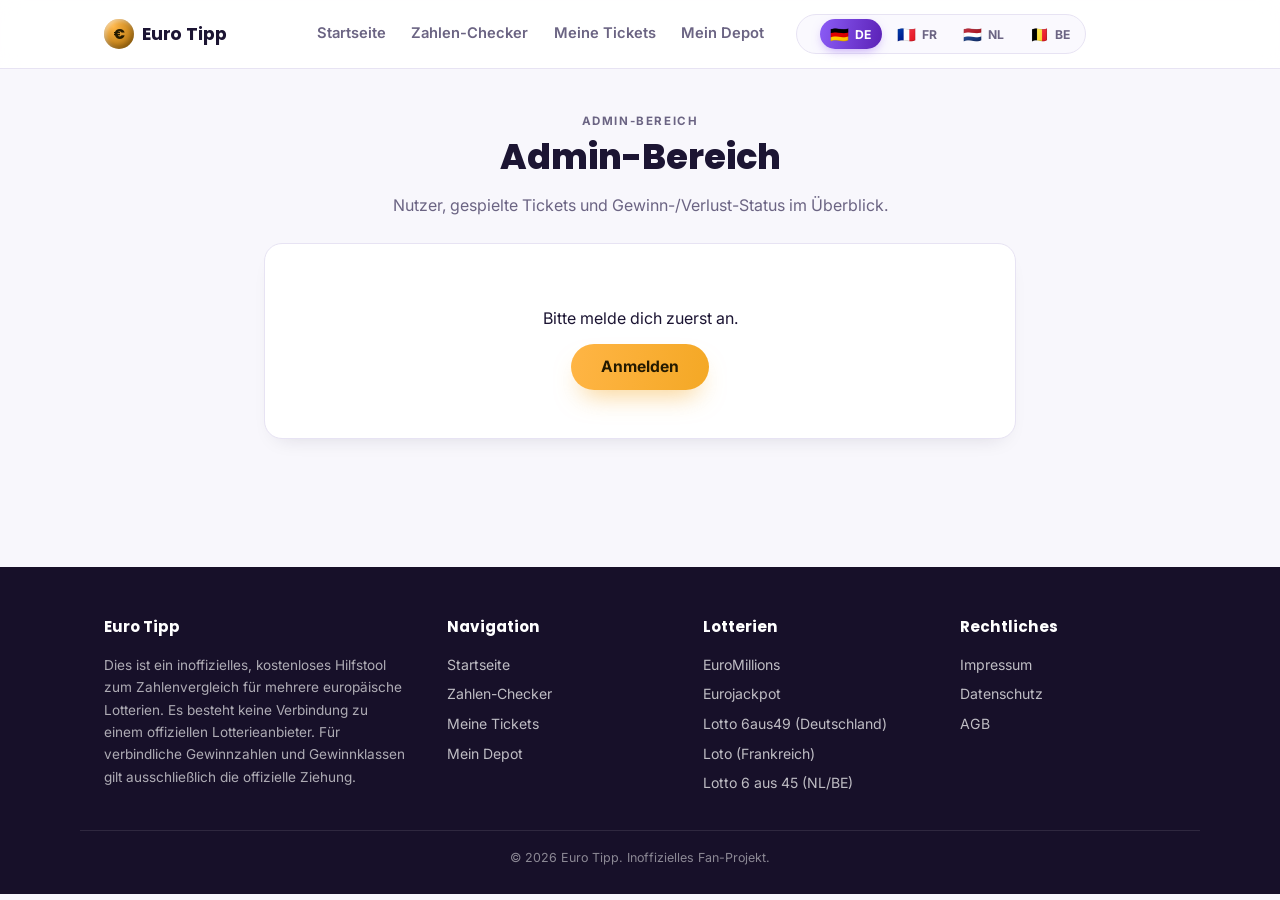
<file: admin.html>
<!DOCTYPE html>
<html lang="de">
<head>
  <meta charset="UTF-8" />
  <meta name="viewport" content="width=device-width, initial-scale=1.0" />
  <title>Euro Tipp – Admin</title>
  <meta name="robots" content="noindex, nofollow" />
  <link rel="icon" href="data:image/svg+xml,%3Csvg xmlns='http://www.w3.org/2000/svg' viewBox='0 0 100 100'%3E%3Cdefs%3E%3CradialGradient id='g' cx='35%25' cy='30%25' r='75%25'%3E%3Cstop offset='0%25' stop-color='%23ffe08a'/%3E%3Cstop offset='100%25' stop-color='%23c9781a'/%3E%3C/radialGradient%3E%3C/defs%3E%3Ccircle cx='50' cy='50' r='46' fill='url(%23g)'/%3E%3Ctext x='50' y='68' font-family='Arial, sans-serif' font-weight='800' font-size='54' text-anchor='middle' fill='%23241a00'%3E%E2%82%AC%3C/text%3E%3C/svg%3E" />
  <link rel="preconnect" href="https://fonts.googleapis.com" />
  <link rel="preconnect" href="https://fonts.gstatic.com" crossorigin />
  <link href="https://fonts.googleapis.com/css2?family=Poppins:wght@600;700;800&family=Inter:wght@400;500;600;700&display=swap" rel="stylesheet" />
  <link rel="stylesheet" href="assets/style.css" />
</head>
<body data-page="admin">
  <header class="site-header">
    <div class="header-inner">
      <a class="brand" href="index.html"><span class="brand-mark" aria-hidden="true">€</span><span data-i18n="brand">Lotto Checker</span></a>
      <nav class="site-nav" id="siteNav">
        <a class="nav-link" data-nav="home" href="index.html" data-i18n="nav.home">Startseite</a>
        <a class="nav-link" data-nav="checker" href="checker.html" data-i18n="nav.checker">Zahlen-Checker</a>
        <a class="nav-link" data-nav="tickets" href="tickets.html" data-i18n="nav.tickets">Meine Tickets</a>
        <a class="nav-link" data-nav="depot" href="depot.html" data-i18n="nav.depot">Mein Depot</a>
        <div class="lang-switch">
          <button class="lang-btn" data-lang="de" type="button" title="Deutsch"><span class="flag">🇩🇪</span>DE</button>
          <button class="lang-btn" data-lang="fr" type="button" title="Français"><span class="flag">🇫🇷</span>FR</button>
          <button class="lang-btn" data-lang="nl" type="button" title="Nederlands"><span class="flag">🇳🇱</span>NL</button>
          <button class="lang-btn" data-lang="be" type="button" title="Belgique/België"><span class="flag">🇧🇪</span>BE</button>
        </div>
      </nav>
      <div class="header-actions">
        <button class="nav-toggle" id="navToggle" type="button" aria-expanded="false" aria-label="Menu">☰</button>
      </div>
    </div>
  </header>

  <main>
    <div class="page-head">
      <p class="section-kicker" data-i18n="admin.title">Admin-Bereich</p>
      <h1 data-i18n="admin.title">Admin-Bereich</h1>
      <p data-i18n="admin.subtitle">Nutzer, Tickets und Status im Überblick.</p>
    </div>

    <section class="panel admin-gate" id="gateLoggedOut" hidden>
      <p data-i18n="admin.loginRequired">Bitte melde dich zuerst an.</p>
      <div class="actions" style="margin-top:1rem;">
        <a class="btn btn-primary" href="depot.html" data-i18n="depot.loginTab">Anmelden</a>
      </div>
    </section>

    <section class="panel admin-gate" id="gateNotAdmin" hidden>
      <p data-i18n="admin.notAuthorized">Dieses Konto hat keine Admin-Rechte.</p>
      <div class="actions" style="margin-top:1rem;">
        <a class="btn btn-secondary" href="depot.html" data-i18n="admin.backToDepot">Zum Depot</a>
      </div>
    </section>

    <section id="adminPanel" hidden>
      <div class="stat-row">
        <div class="stat-card">
          <div class="stat-value" id="statUsers">0</div>
          <div class="stat-label" data-i18n="admin.statsUsersLabel">Registrierte Nutzer</div>
        </div>
        <div class="stat-card">
          <div class="stat-value" id="statTickets">0</div>
          <div class="stat-label" data-i18n="admin.statsTicketsLabel">Gespielte Tickets</div>
        </div>
        <div class="stat-card">
          <div class="stat-value" id="statDraws">0</div>
          <div class="stat-label" data-i18n="admin.statsDrawsLabel">Erfasste Ziehungen</div>
        </div>
      </div>

      <section class="panel">
        <h2 data-i18n="admin.usersTitle">Nutzer</h2>
        <div class="table-wrap">
          <table class="admin-table">
            <thead>
              <tr>
                <th data-i18n="admin.colEmail">E-Mail</th>
                <th data-i18n="admin.colName">Name</th>
                <th data-i18n="admin.colCity">Ort</th>
                <th data-i18n="admin.colRegistered">Registriert am</th>
                <th data-i18n="admin.colTickets">Tickets</th>
                <th data-i18n="admin.colAdmin">Admin</th>
                <th></th>
              </tr>
            </thead>
            <tbody id="usersTableBody"></tbody>
          </table>
        </div>
        <p class="empty-state" id="usersEmpty" data-i18n="admin.noUsersMessage" hidden></p>
      </section>

      <section class="panel">
        <h2 data-i18n="admin.addUserTitle">Neuen Nutzer anlegen</h2>
        <div class="ticket-form-row">
          <div class="field">
            <label data-i18n="depot.firstNameLabel">Vorname</label>
            <input type="text" id="newUserFirstName" />
          </div>
          <div class="field">
            <label data-i18n="depot.lastNameLabel">Nachname</label>
            <input type="text" id="newUserLastName" />
          </div>
        </div>
        <div class="ticket-form-row">
          <div class="field">
            <label data-i18n="depot.emailLabel">E-Mail</label>
            <input type="email" id="newUserEmail" />
          </div>
          <div class="field">
            <label data-i18n="depot.passwordLabel">Passwort</label>
            <input type="password" id="newUserPassword" minlength="8" />
          </div>
        </div>
        <div class="ticket-form-row">
          <div class="field">
            <label data-i18n="depot.addressLabel">Straße &amp; Hausnummer</label>
            <input type="text" id="newUserAddress" />
          </div>
        </div>
        <div class="ticket-form-row">
          <div class="field">
            <label data-i18n="depot.postalCodeLabel">Postleitzahl</label>
            <input type="text" id="newUserPostalCode" style="min-width:120px;" />
          </div>
          <div class="field">
            <label data-i18n="depot.cityLabel">Ort</label>
            <input type="text" id="newUserCity" />
          </div>
        </div>
        <div class="ticket-form-row">
          <label style="display:flex; align-items:center; gap:0.5rem; font-weight:500; font-size:0.9rem;">
            <input type="checkbox" id="newUserIsAdmin" style="width:auto;" />
            <span data-i18n="admin.isAdminLabel">Admin-Rechte geben</span>
          </label>
        </div>
        <p class="warning" id="newUserWarning" hidden></p>
        <div class="actions" style="justify-content:flex-start; margin-top:0.8rem;">
          <button class="btn btn-primary" id="createUserBtn" type="button" data-i18n="admin.createUserButton">Nutzer anlegen</button>
        </div>
      </section>

      <section class="panel">
        <h2 id="drawFormTitle" data-i18n="admin.addDrawTitle">Neue Ziehung erfassen</h2>
        <p class="hint" id="editingDrawNote" data-i18n="admin.editingDrawNote" hidden></p>
        <p class="hint" data-i18n="tickets.chooseGameLabel">Lotterie</p>
        <div class="game-switch" id="drawGameSwitch"></div>

        <div class="group-label">
          <span data-i18n="mainNumbersLabel">Zahlen</span>
          <span class="count" id="drawMainCount">0 / 5</span>
        </div>
        <div class="grid" id="drawMainGrid"></div>

        <div class="bonus-section">
          <div class="group-label">
            <span id="drawBonusLabel">Sterne</span>
            <span class="count" id="drawBonusCount">0 / 2</span>
          </div>
          <div class="grid grid-bonus" id="drawBonusGrid"></div>
        </div>

        <div class="ticket-form-row" style="margin-top:1.2rem;">
          <div class="field">
            <label data-i18n="admin.drawDateLabel">Ziehungsdatum</label>
            <input type="date" id="drawDateInput" />
          </div>
        </div>

        <p class="warning" id="drawWarning" hidden></p>

        <div class="actions" style="margin-top:1.2rem;">
          <button class="btn btn-primary" id="addDrawBtn" type="button" data-i18n="admin.addDrawButton">Ziehung speichern</button>
          <button class="btn btn-secondary" id="cancelEditDrawBtn" type="button" data-i18n="admin.cancelEditLabel" hidden>Abbrechen</button>
        </div>
      </section>

      <section class="panel">
        <h2 data-i18n="admin.drawsTitle">Ziehungsergebnisse</h2>
        <div class="table-wrap">
          <table class="admin-table">
            <thead>
              <tr>
                <th data-i18n="admin.colGame">Lotterie</th>
                <th data-i18n="admin.colNumbers">Zahlen</th>
                <th data-i18n="admin.drawDateLabel">Ziehungsdatum</th>
                <th></th>
              </tr>
            </thead>
            <tbody id="drawsTableBody"></tbody>
          </table>
        </div>
        <p class="empty-state" id="drawsEmpty" data-i18n="admin.noDrawsMessage" hidden></p>
      </section>

      <section class="panel">
        <h2 data-i18n="admin.ticketsTitle">Alle Tickets</h2>
        <p class="hint" data-i18n="admin.statusNote">Status basiert auf der zuletzt erfassten Ziehung.</p>
        <div class="table-wrap">
          <table class="admin-table">
            <thead>
              <tr>
                <th data-i18n="admin.colUser">Nutzer</th>
                <th data-i18n="admin.colGame">Lotterie</th>
                <th data-i18n="admin.colNumbers">Zahlen</th>
                <th data-i18n="admin.colPlayed">Gespielt am</th>
                <th data-i18n="admin.colPrice">Spielpreis</th>
                <th data-i18n="admin.colWonAmount">Gewinnbetrag</th>
                <th data-i18n="admin.colStatus">Status</th>
                <th></th>
              </tr>
            </thead>
            <tbody id="ticketsTableBody"></tbody>
          </table>
        </div>
        <p class="empty-state" id="ticketsEmpty" data-i18n="admin.noTicketsMessage" hidden></p>
      </section>
    </section>
  </main>

  <footer class="site-footer">
    <div class="footer-inner">
      <div class="footer-col">
        <h4 data-i18n="brand">Lotto Checker</h4>
        <p data-i18n="footerDisclaimer"></p>
      </div>
      <div class="footer-col">
        <h4 data-i18n="footerNavTitle">Navigation</h4>
        <ul class="footer-links">
          <li><a href="index.html" data-i18n="nav.home">Startseite</a></li>
          <li><a href="checker.html" data-i18n="nav.checker">Zahlen-Checker</a></li>
          <li><a href="tickets.html" data-i18n="nav.tickets">Meine Tickets</a></li>
          <li><a href="depot.html" data-i18n="nav.depot">Mein Depot</a></li>
        </ul>
      </div>
      <div class="footer-col">
        <h4 data-i18n="footerGamesTitle">Lotterien</h4>
        <ul class="footer-links" id="footerGamesList"></ul>
      </div>
      <div class="footer-col">
        <h4>Rechtliches</h4>
        <ul class="footer-links">
          <li><a href="impressum.html">Impressum</a></li>
          <li><a href="datenschutz.html">Datenschutz</a></li>
          <li><a href="agb.html">AGB</a></li>
        </ul>
      </div>
    </div>
    <div class="footer-bottom" id="footerYear"></div>
  </footer>

  <script src="assets/games.js"></script>
  <script src="assets/i18n.js"></script>
  <script src="assets/admin.js"></script>
</body>
</html>
</file>
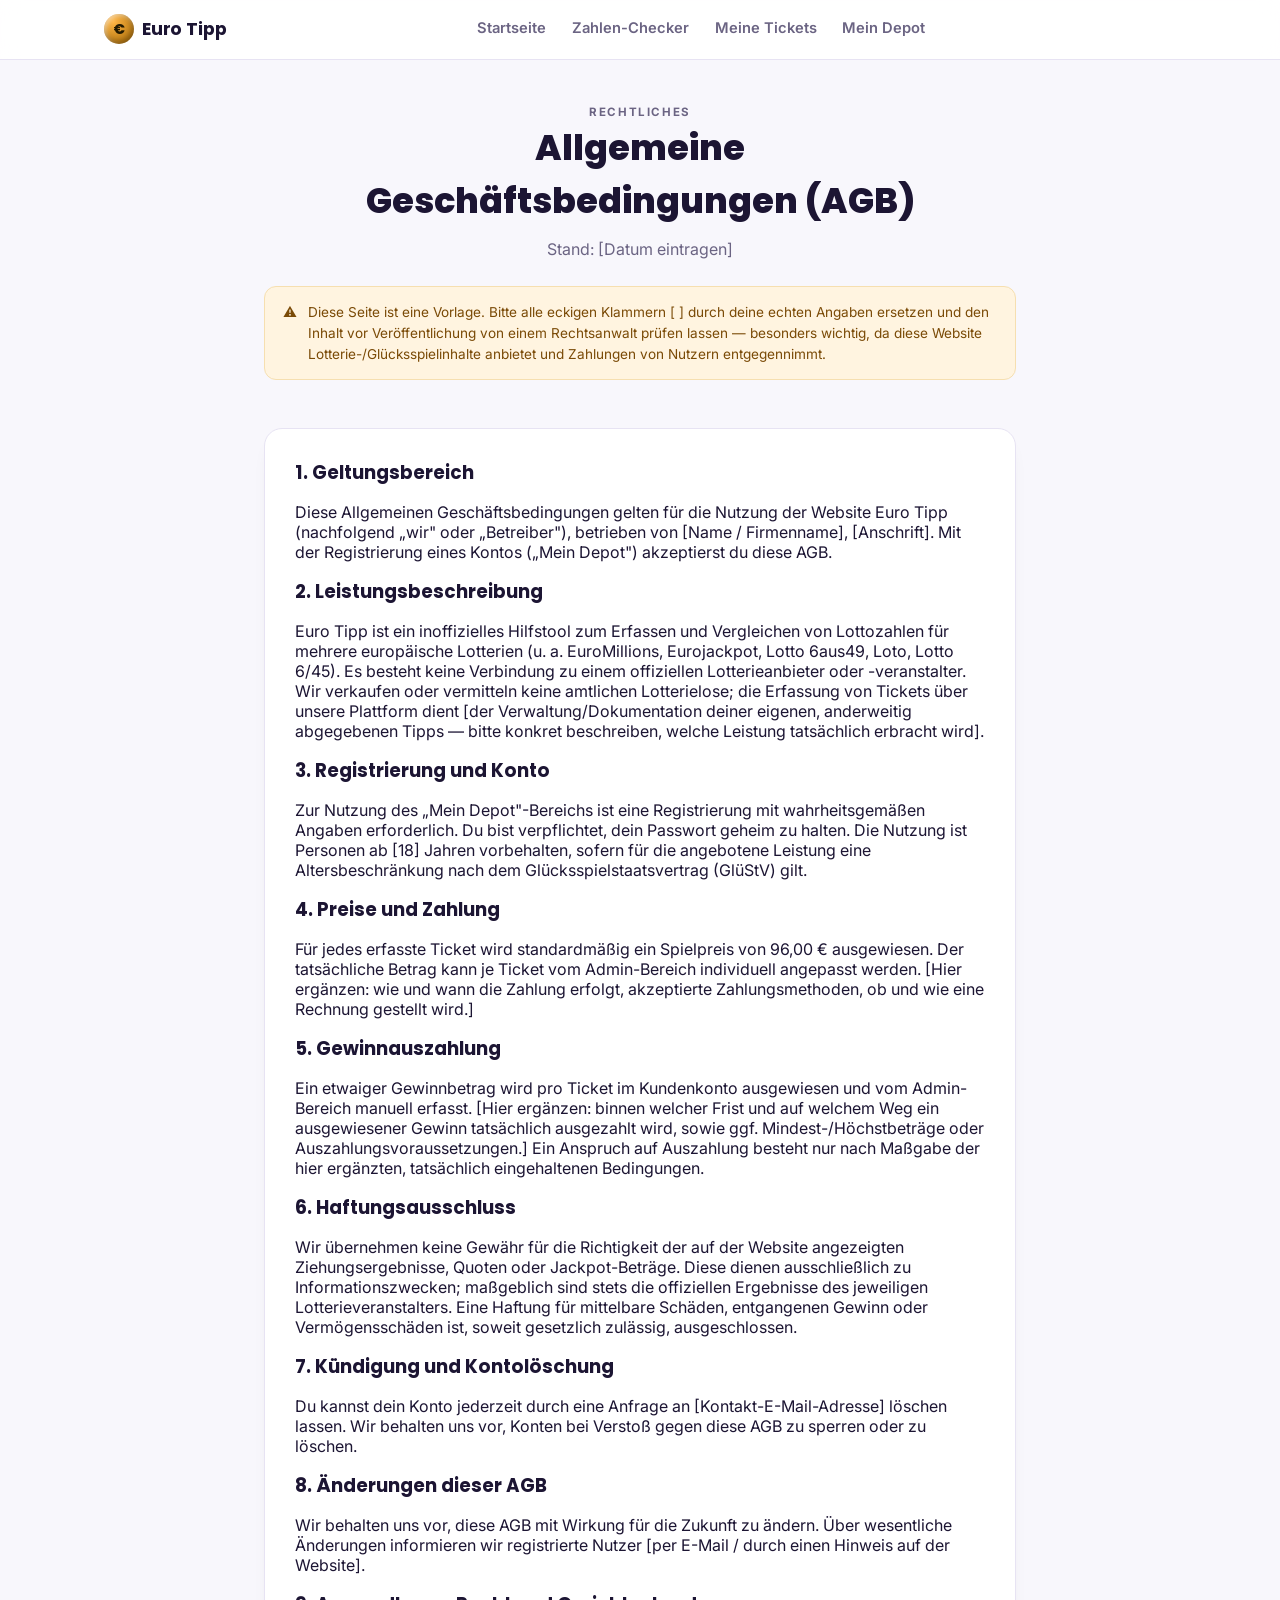
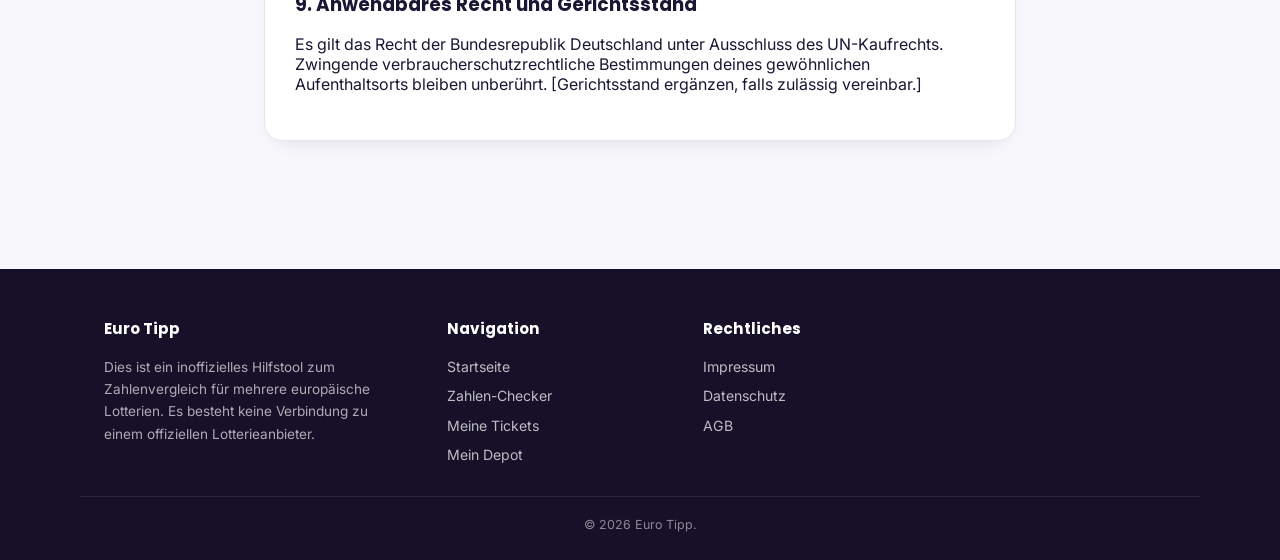
<file: agb.html>
<!DOCTYPE html>
<html lang="de">
<head>
  <meta charset="UTF-8" />
  <meta name="viewport" content="width=device-width, initial-scale=1.0" />
  <title>Euro Tipp – AGB</title>
  <link rel="icon" href="data:image/svg+xml,%3Csvg xmlns='http://www.w3.org/2000/svg' viewBox='0 0 100 100'%3E%3Cdefs%3E%3CradialGradient id='g' cx='35%25' cy='30%25' r='75%25'%3E%3Cstop offset='0%25' stop-color='%23ffe08a'/%3E%3Cstop offset='100%25' stop-color='%23c9781a'/%3E%3C/radialGradient%3E%3C/defs%3E%3Ccircle cx='50' cy='50' r='46' fill='url(%23g)'/%3E%3Ctext x='50' y='68' font-family='Arial, sans-serif' font-weight='800' font-size='54' text-anchor='middle' fill='%23241a00'%3E%E2%82%AC%3C/text%3E%3C/svg%3E" />
  <link rel="preconnect" href="https://fonts.googleapis.com" />
  <link rel="preconnect" href="https://fonts.gstatic.com" crossorigin />
  <link href="https://fonts.googleapis.com/css2?family=Poppins:wght@600;700;800&family=Inter:wght@400;500;600;700&display=swap" rel="stylesheet" />
  <link rel="stylesheet" href="assets/style.css" />
</head>
<body data-page="agb">
  <header class="site-header">
    <div class="header-inner">
      <a class="brand" href="index.html"><span class="brand-mark" aria-hidden="true">€</span><span>Euro Tipp</span></a>
      <nav class="site-nav" id="siteNav">
        <a class="nav-link" href="index.html">Startseite</a>
        <a class="nav-link" href="checker.html">Zahlen-Checker</a>
        <a class="nav-link" href="tickets.html">Meine Tickets</a>
        <a class="nav-link" href="depot.html">Mein Depot</a>
      </nav>
      <div class="header-actions">
        <button class="nav-toggle" id="navToggle" type="button" aria-expanded="false" aria-label="Menu">☰</button>
      </div>
    </div>
  </header>

  <main>
    <div class="page-head">
      <p class="section-kicker">Rechtliches</p>
      <h1>Allgemeine Geschäftsbedingungen (AGB)</h1>
      <p>Stand: [Datum eintragen]</p>
    </div>

    <div class="hint-box" style="background:#fff4e0; border-color:#f6dfb0; color:#7a4a06;">
      <span>⚠️</span>
      <span>Diese Seite ist eine Vorlage. Bitte alle eckigen Klammern [ ] durch deine echten Angaben ersetzen und den Inhalt vor Veröffentlichung von einem Rechtsanwalt prüfen lassen — besonders wichtig, da diese Website Lotterie-/Glücksspielinhalte anbietet und Zahlungen von Nutzern entgegennimmt.</span>
    </div>

    <section class="panel">
      <h2>1. Geltungsbereich</h2>
      <p>
        Diese Allgemeinen Geschäftsbedingungen gelten für die Nutzung der
        Website Euro Tipp (nachfolgend „wir" oder „Betreiber"), betrieben von
        [Name / Firmenname], [Anschrift]. Mit der Registrierung eines
        Kontos („Mein Depot") akzeptierst du diese AGB.
      </p>

      <h2>2. Leistungsbeschreibung</h2>
      <p>
        Euro Tipp ist ein inoffizielles Hilfstool zum Erfassen und
        Vergleichen von Lottozahlen für mehrere europäische Lotterien
        (u. a. EuroMillions, Eurojackpot, Lotto 6aus49, Loto, Lotto 6/45).
        Es besteht keine Verbindung zu einem offiziellen Lotterieanbieter
        oder -veranstalter. Wir verkaufen oder vermitteln keine amtlichen
        Lotterielose; die Erfassung von Tickets über unsere Plattform dient
        [der Verwaltung/Dokumentation deiner eigenen, anderweitig
        abgegebenen Tipps — bitte konkret beschreiben, welche Leistung
        tatsächlich erbracht wird].
      </p>

      <h2>3. Registrierung und Konto</h2>
      <p>
        Zur Nutzung des „Mein Depot"-Bereichs ist eine Registrierung mit
        wahrheitsgemäßen Angaben erforderlich. Du bist verpflichtet, dein
        Passwort geheim zu halten. Die Nutzung ist Personen ab [18] Jahren
        vorbehalten, sofern für die angebotene Leistung eine
        Altersbeschränkung nach dem Glücksspielstaatsvertrag (GlüStV)
        gilt.
      </p>

      <h2>4. Preise und Zahlung</h2>
      <p>
        Für jedes erfasste Ticket wird standardmäßig ein Spielpreis von
        96,00 € ausgewiesen. Der tatsächliche Betrag kann je Ticket vom
        Admin-Bereich individuell angepasst werden. [Hier ergänzen: wie und
        wann die Zahlung erfolgt, akzeptierte Zahlungsmethoden, ob und wie
        eine Rechnung gestellt wird.]
      </p>

      <h2>5. Gewinnauszahlung</h2>
      <p>
        Ein etwaiger Gewinnbetrag wird pro Ticket im Kundenkonto
        ausgewiesen und vom Admin-Bereich manuell erfasst. [Hier ergänzen:
        binnen welcher Frist und auf welchem Weg ein ausgewiesener Gewinn
        tatsächlich ausgezahlt wird, sowie ggf. Mindest-/Höchstbeträge oder
        Auszahlungsvoraussetzungen.] Ein Anspruch auf Auszahlung besteht
        nur nach Maßgabe der hier ergänzten, tatsächlich eingehaltenen
        Bedingungen.
      </p>

      <h2>6. Haftungsausschluss</h2>
      <p>
        Wir übernehmen keine Gewähr für die Richtigkeit der auf der Website
        angezeigten Ziehungsergebnisse, Quoten oder Jackpot-Beträge. Diese
        dienen ausschließlich zu Informationszwecken; maßgeblich sind stets
        die offiziellen Ergebnisse des jeweiligen Lotterieveranstalters.
        Eine Haftung für mittelbare Schäden, entgangenen Gewinn oder
        Vermögensschäden ist, soweit gesetzlich zulässig, ausgeschlossen.
      </p>

      <h2>7. Kündigung und Kontolöschung</h2>
      <p>
        Du kannst dein Konto jederzeit durch eine Anfrage an
        [Kontakt-E-Mail-Adresse] löschen lassen. Wir behalten uns vor,
        Konten bei Verstoß gegen diese AGB zu sperren oder zu löschen.
      </p>

      <h2>8. Änderungen dieser AGB</h2>
      <p>
        Wir behalten uns vor, diese AGB mit Wirkung für die Zukunft zu
        ändern. Über wesentliche Änderungen informieren wir registrierte
        Nutzer [per E-Mail / durch einen Hinweis auf der Website].
      </p>

      <h2>9. Anwendbares Recht und Gerichtsstand</h2>
      <p>
        Es gilt das Recht der Bundesrepublik Deutschland unter Ausschluss
        des UN-Kaufrechts. Zwingende verbraucherschutzrechtliche
        Bestimmungen deines gewöhnlichen Aufenthaltsorts bleiben unberührt.
        [Gerichtsstand ergänzen, falls zulässig vereinbar.]
      </p>
    </section>
  </main>

  <footer class="site-footer">
    <div class="footer-inner">
      <div class="footer-col">
        <h4>Euro Tipp</h4>
        <p>Dies ist ein inoffizielles Hilfstool zum Zahlenvergleich für mehrere europäische Lotterien. Es besteht keine Verbindung zu einem offiziellen Lotterieanbieter.</p>
      </div>
      <div class="footer-col">
        <h4>Navigation</h4>
        <ul class="footer-links">
          <li><a href="index.html">Startseite</a></li>
          <li><a href="checker.html">Zahlen-Checker</a></li>
          <li><a href="tickets.html">Meine Tickets</a></li>
          <li><a href="depot.html">Mein Depot</a></li>
        </ul>
      </div>
      <div class="footer-col">
        <h4>Rechtliches</h4>
        <ul class="footer-links">
          <li><a href="impressum.html">Impressum</a></li>
          <li><a href="datenschutz.html">Datenschutz</a></li>
          <li><a href="agb.html">AGB</a></li>
        </ul>
      </div>
    </div>
    <div class="footer-bottom" id="footerYear"></div>
  </footer>

  <script src="assets/games.js"></script>
  <script>
    document.getElementById("footerYear").textContent = "© " + new Date().getFullYear() + " Euro Tipp.";
    bindMobileNav();
  </script>
</body>
</html>
</file>
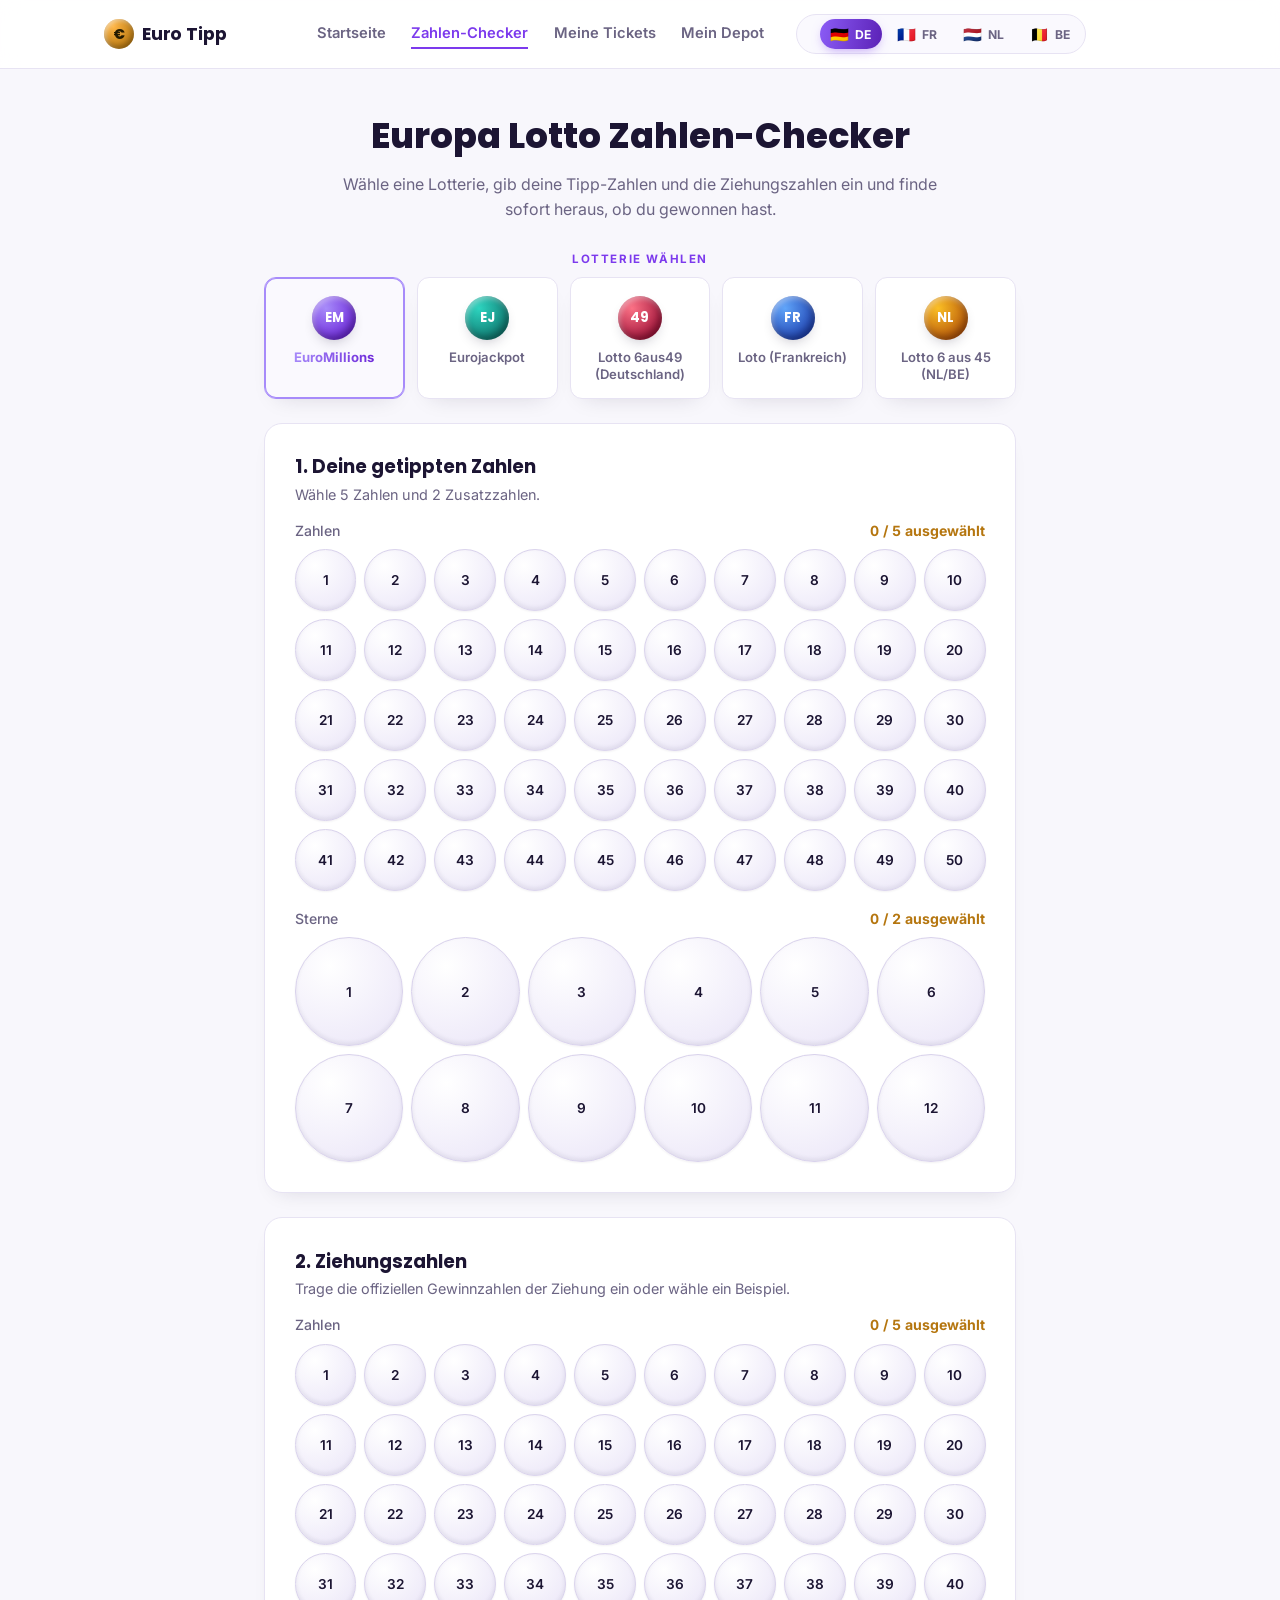
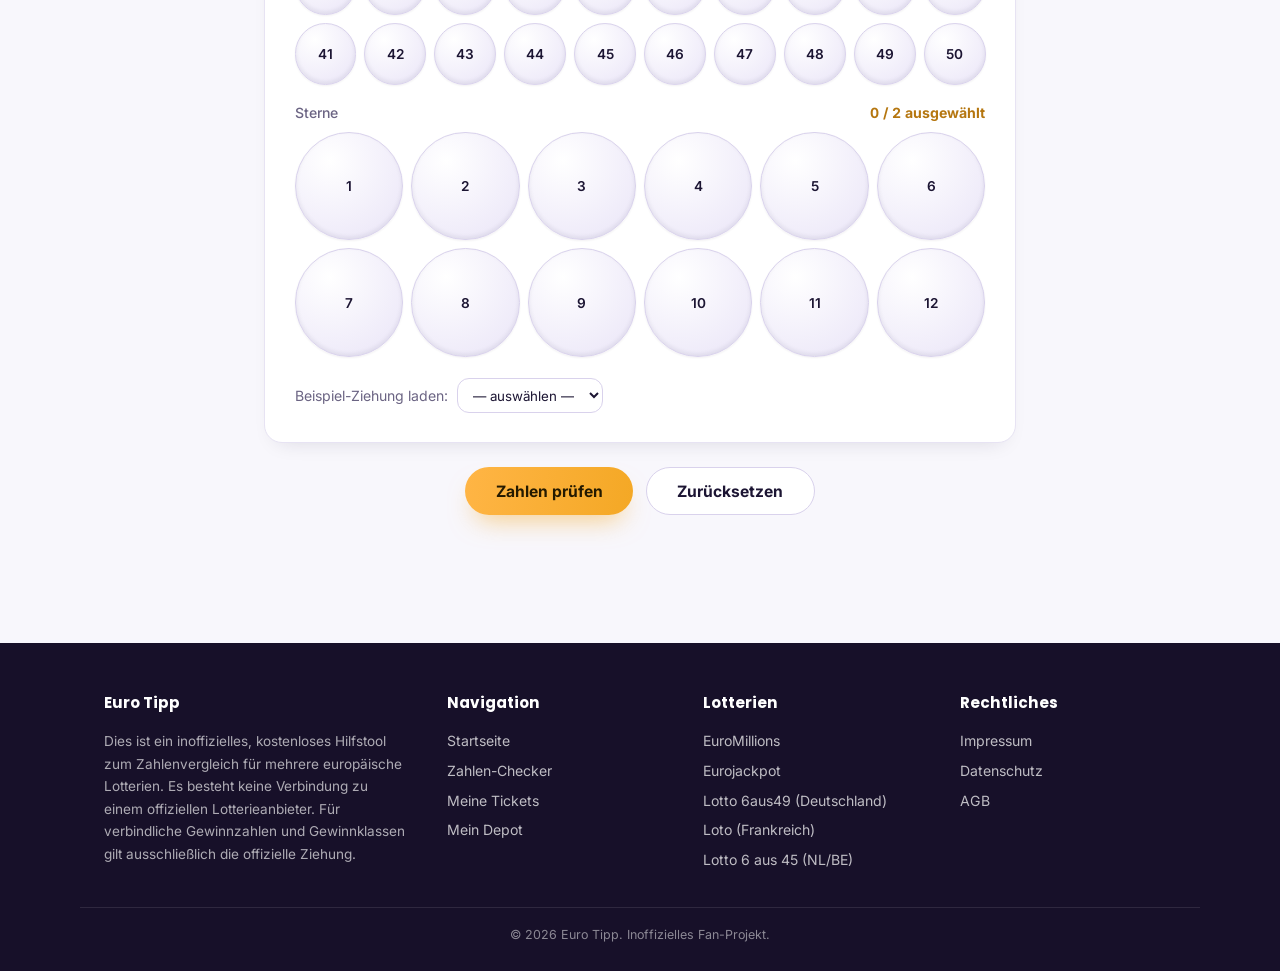
<file: checker.html>
<!DOCTYPE html>
<html lang="de">
<head>
  <meta charset="UTF-8" />
  <meta name="viewport" content="width=device-width, initial-scale=1.0" />
  <title>Euro Tipp – Zahlen-Checker</title>
  <link rel="icon" href="data:image/svg+xml,%3Csvg xmlns='http://www.w3.org/2000/svg' viewBox='0 0 100 100'%3E%3Cdefs%3E%3CradialGradient id='g' cx='35%25' cy='30%25' r='75%25'%3E%3Cstop offset='0%25' stop-color='%23ffe08a'/%3E%3Cstop offset='100%25' stop-color='%23c9781a'/%3E%3C/radialGradient%3E%3C/defs%3E%3Ccircle cx='50' cy='50' r='46' fill='url(%23g)'/%3E%3Ctext x='50' y='68' font-family='Arial, sans-serif' font-weight='800' font-size='54' text-anchor='middle' fill='%23241a00'%3E%E2%82%AC%3C/text%3E%3C/svg%3E" />
  <link rel="preconnect" href="https://fonts.googleapis.com" />
  <link rel="preconnect" href="https://fonts.gstatic.com" crossorigin />
  <link href="https://fonts.googleapis.com/css2?family=Poppins:wght@600;700;800&family=Inter:wght@400;500;600;700&display=swap" rel="stylesheet" />
  <link rel="stylesheet" href="assets/style.css" />
</head>
<body data-page="checker">
  <header class="site-header">
    <div class="header-inner">
      <a class="brand" href="index.html"><span class="brand-mark" aria-hidden="true">€</span><span data-i18n="brand">Lotto Checker</span></a>
      <nav class="site-nav" id="siteNav">
        <a class="nav-link" data-nav="home" href="index.html" data-i18n="nav.home">Startseite</a>
        <a class="nav-link" data-nav="checker" href="checker.html" data-i18n="nav.checker">Zahlen-Checker</a>
        <a class="nav-link" data-nav="tickets" href="tickets.html" data-i18n="nav.tickets">Meine Tickets</a>
        <a class="nav-link" data-nav="depot" href="depot.html" data-i18n="nav.depot">Mein Depot</a>
        <div class="lang-switch">
          <button class="lang-btn" data-lang="de" type="button" title="Deutsch"><span class="flag">🇩🇪</span>DE</button>
          <button class="lang-btn" data-lang="fr" type="button" title="Français"><span class="flag">🇫🇷</span>FR</button>
          <button class="lang-btn" data-lang="nl" type="button" title="Nederlands"><span class="flag">🇳🇱</span>NL</button>
          <button class="lang-btn" data-lang="be" type="button" title="Belgique/België"><span class="flag">🇧🇪</span>BE</button>
        </div>
      </nav>
      <div class="header-actions">
        <button class="nav-toggle" id="navToggle" type="button" aria-expanded="false" aria-label="Menu">☰</button>
      </div>
    </div>
  </header>

  <main>
    <div class="page-head">
      <h1 data-i18n="headerTitle">Europa Lotto Zahlen-Checker</h1>
      <p data-i18n="headerSubtitle">Wähle eine Lotterie und prüfe deine Zahlen.</p>
    </div>

    <section class="game-select-panel">
      <p class="section-kicker" data-i18n="gameSelectorLabel">Lotterie wählen</p>
      <div class="game-switch" id="gameSwitch"></div>
    </section>

    <section class="panel">
      <h2 data-i18n="yourNumbersTitle">1. Deine getippten Zahlen</h2>
      <p class="hint" id="yourNumbersHint">Wähle deine Zahlen.</p>

      <div class="group-label">
        <span data-i18n="mainNumbersLabel">Zahlen</span>
        <span class="count" id="yourMainCount">0 / 5</span>
      </div>
      <div class="grid" id="yourMainGrid"></div>

      <div class="bonus-section">
        <div class="group-label">
          <span id="yourBonusLabel">Sterne</span>
          <span class="count" id="yourBonusCount">0 / 2</span>
        </div>
        <div class="grid grid-bonus" id="yourBonusGrid"></div>
      </div>
    </section>

    <section class="panel">
      <h2 data-i18n="winningNumbersTitle">2. Ziehungszahlen</h2>
      <p class="hint" data-i18n="winningNumbersHint">Trage die offiziellen Gewinnzahlen ein.</p>

      <div class="group-label">
        <span data-i18n="mainNumbersLabel">Zahlen</span>
        <span class="count" id="winMainCount">0 / 5</span>
      </div>
      <div class="grid" id="winMainGrid"></div>

      <div class="bonus-section">
        <div class="group-label">
          <span id="winBonusLabel">Sterne</span>
          <span class="count" id="winBonusCount">0 / 2</span>
        </div>
        <div class="grid grid-bonus" id="winBonusGrid"></div>
      </div>

      <div class="example-row">
        <label for="exampleSelect" data-i18n="exampleDrawsLabel">Beispiel-Ziehung laden:</label>
        <select id="exampleSelect"></select>
      </div>
    </section>

    <div class="actions">
      <button class="btn btn-primary" id="checkBtn" data-i18n="checkButton" type="button">Zahlen prüfen</button>
      <button class="btn btn-secondary" id="resetBtn" data-i18n="resetButton" type="button">Zurücksetzen</button>
    </div>

    <p class="warning" id="incompleteWarning" hidden></p>

    <section class="panel result-panel" id="resultPanel" hidden>
      <h2 data-i18n="resultTitle">Ergebnis</h2>
      <p id="resultSummary"></p>
      <p id="resultTier" hidden></p>
      <p id="resultMessage"></p>
    </section>
  </main>

  <footer class="site-footer">
    <div class="footer-inner">
      <div class="footer-col">
        <h4 data-i18n="brand">Lotto Checker</h4>
        <p data-i18n="footerDisclaimer"></p>
      </div>
      <div class="footer-col">
        <h4 data-i18n="footerNavTitle">Navigation</h4>
        <ul class="footer-links">
          <li><a href="index.html" data-i18n="nav.home">Startseite</a></li>
          <li><a href="checker.html" data-i18n="nav.checker">Zahlen-Checker</a></li>
          <li><a href="tickets.html" data-i18n="nav.tickets">Meine Tickets</a></li>
          <li><a href="depot.html" data-i18n="nav.depot">Mein Depot</a></li>
        </ul>
      </div>
      <div class="footer-col">
        <h4 data-i18n="footerGamesTitle">Lotterien</h4>
        <ul class="footer-links" id="footerGamesList"></ul>
      </div>
      <div class="footer-col">
        <h4>Rechtliches</h4>
        <ul class="footer-links">
          <li><a href="impressum.html">Impressum</a></li>
          <li><a href="datenschutz.html">Datenschutz</a></li>
          <li><a href="agb.html">AGB</a></li>
        </ul>
      </div>
    </div>
    <div class="footer-bottom" id="footerYear"></div>
  </footer>

  <script src="assets/games.js"></script>
  <script src="assets/i18n.js"></script>
  <script src="assets/app.js"></script>
</body>
</html>
</file>
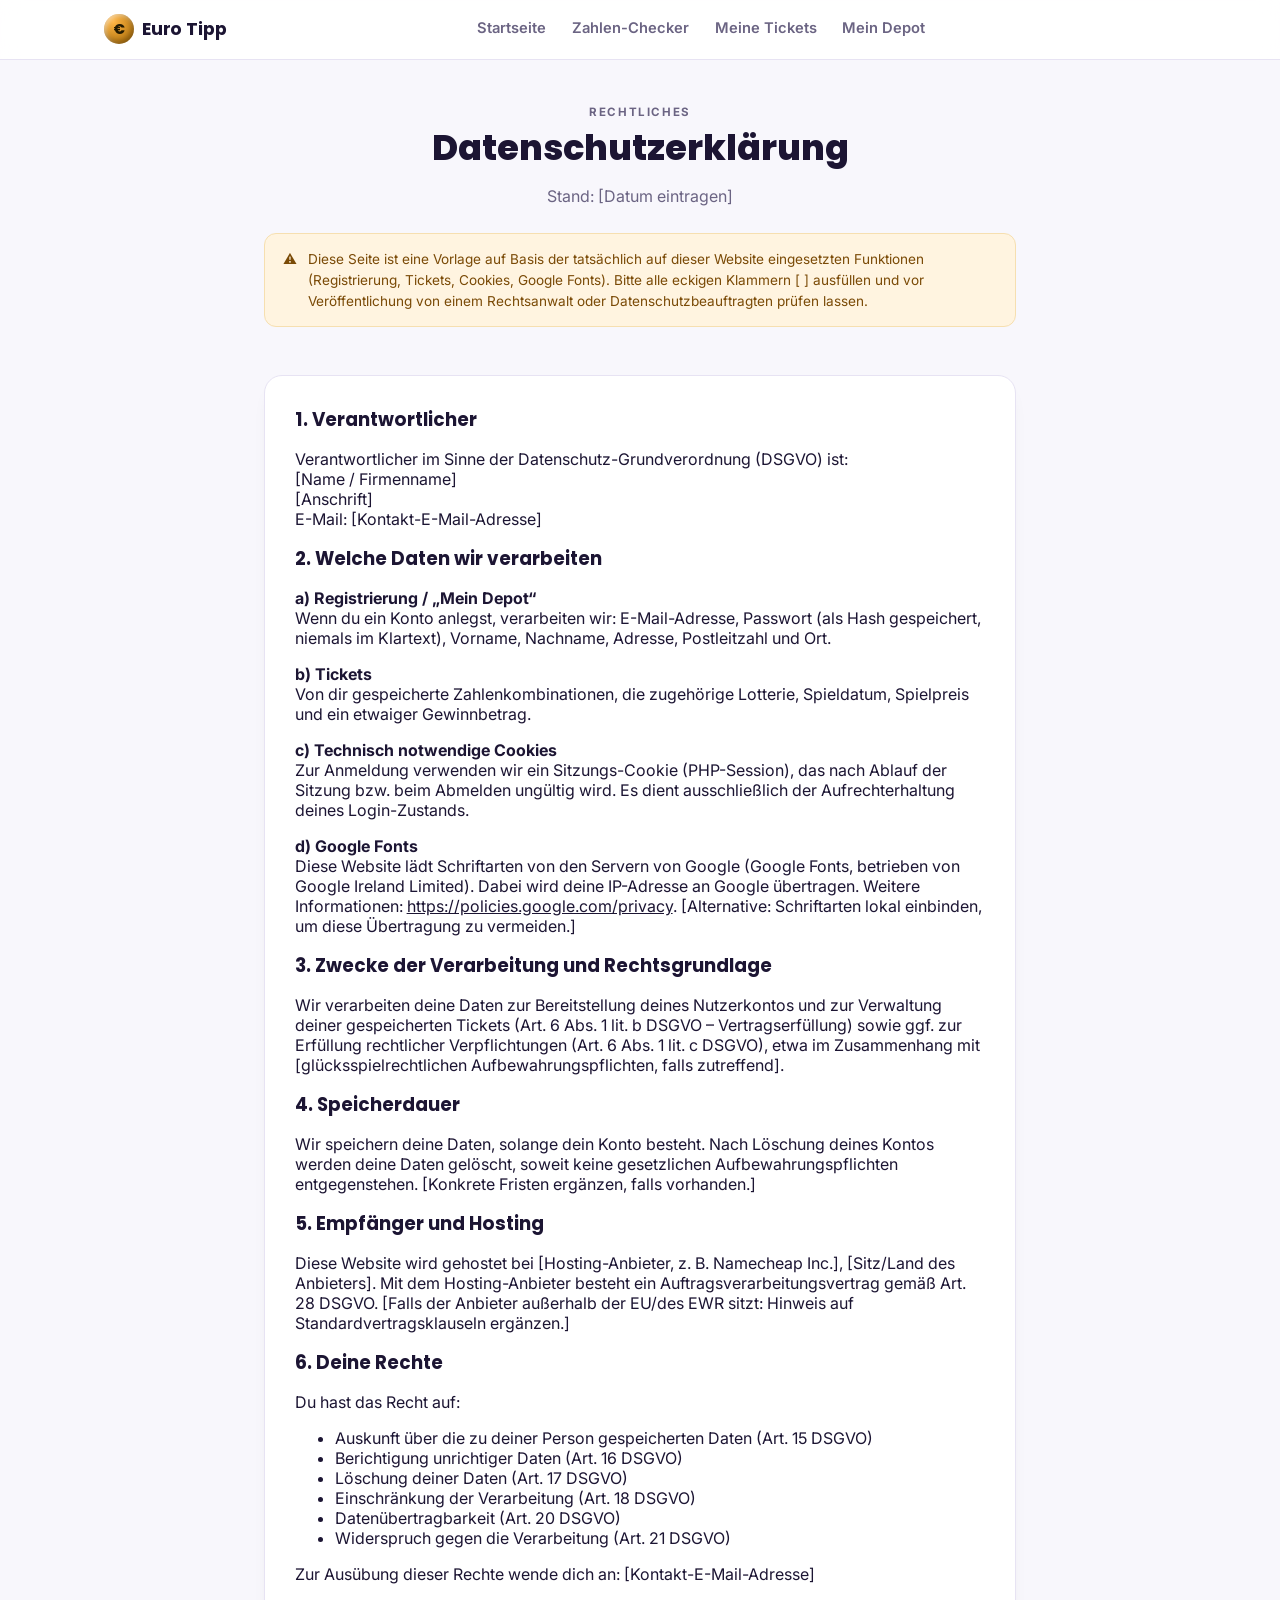
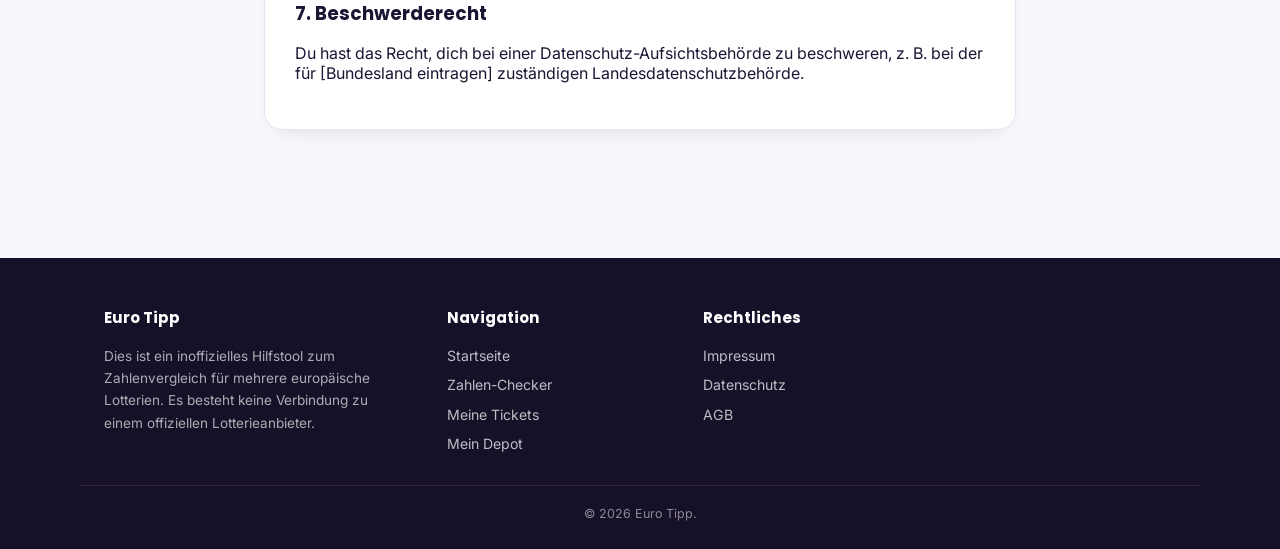
<file: datenschutz.html>
<!DOCTYPE html>
<html lang="de">
<head>
  <meta charset="UTF-8" />
  <meta name="viewport" content="width=device-width, initial-scale=1.0" />
  <title>Euro Tipp – Datenschutz</title>
  <link rel="icon" href="data:image/svg+xml,%3Csvg xmlns='http://www.w3.org/2000/svg' viewBox='0 0 100 100'%3E%3Cdefs%3E%3CradialGradient id='g' cx='35%25' cy='30%25' r='75%25'%3E%3Cstop offset='0%25' stop-color='%23ffe08a'/%3E%3Cstop offset='100%25' stop-color='%23c9781a'/%3E%3C/radialGradient%3E%3C/defs%3E%3Ccircle cx='50' cy='50' r='46' fill='url(%23g)'/%3E%3Ctext x='50' y='68' font-family='Arial, sans-serif' font-weight='800' font-size='54' text-anchor='middle' fill='%23241a00'%3E%E2%82%AC%3C/text%3E%3C/svg%3E" />
  <link rel="preconnect" href="https://fonts.googleapis.com" />
  <link rel="preconnect" href="https://fonts.gstatic.com" crossorigin />
  <link href="https://fonts.googleapis.com/css2?family=Poppins:wght@600;700;800&family=Inter:wght@400;500;600;700&display=swap" rel="stylesheet" />
  <link rel="stylesheet" href="assets/style.css" />
</head>
<body data-page="datenschutz">
  <header class="site-header">
    <div class="header-inner">
      <a class="brand" href="index.html"><span class="brand-mark" aria-hidden="true">€</span><span>Euro Tipp</span></a>
      <nav class="site-nav" id="siteNav">
        <a class="nav-link" href="index.html">Startseite</a>
        <a class="nav-link" href="checker.html">Zahlen-Checker</a>
        <a class="nav-link" href="tickets.html">Meine Tickets</a>
        <a class="nav-link" href="depot.html">Mein Depot</a>
      </nav>
      <div class="header-actions">
        <button class="nav-toggle" id="navToggle" type="button" aria-expanded="false" aria-label="Menu">☰</button>
      </div>
    </div>
  </header>

  <main>
    <div class="page-head">
      <p class="section-kicker">Rechtliches</p>
      <h1>Datenschutzerklärung</h1>
      <p>Stand: [Datum eintragen]</p>
    </div>

    <div class="hint-box" style="background:#fff4e0; border-color:#f6dfb0; color:#7a4a06;">
      <span>⚠️</span>
      <span>Diese Seite ist eine Vorlage auf Basis der tatsächlich auf dieser Website eingesetzten Funktionen (Registrierung, Tickets, Cookies, Google Fonts). Bitte alle eckigen Klammern [ ] ausfüllen und vor Veröffentlichung von einem Rechtsanwalt oder Datenschutzbeauftragten prüfen lassen.</span>
    </div>

    <section class="panel">
      <h2>1. Verantwortlicher</h2>
      <p>
        Verantwortlicher im Sinne der Datenschutz-Grundverordnung (DSGVO) ist:<br />
        [Name / Firmenname]<br />
        [Anschrift]<br />
        E-Mail: [Kontakt-E-Mail-Adresse]
      </p>

      <h2>2. Welche Daten wir verarbeiten</h2>
      <p><strong>a) Registrierung / „Mein Depot“</strong><br />
      Wenn du ein Konto anlegst, verarbeiten wir: E-Mail-Adresse, Passwort
      (als Hash gespeichert, niemals im Klartext), Vorname, Nachname,
      Adresse, Postleitzahl und Ort.</p>
      <p><strong>b) Tickets</strong><br />
      Von dir gespeicherte Zahlenkombinationen, die zugehörige Lotterie,
      Spieldatum, Spielpreis und ein etwaiger Gewinnbetrag.</p>
      <p><strong>c) Technisch notwendige Cookies</strong><br />
      Zur Anmeldung verwenden wir ein Sitzungs-Cookie (PHP-Session), das
      nach Ablauf der Sitzung bzw. beim Abmelden ungültig wird. Es dient
      ausschließlich der Aufrechterhaltung deines Login-Zustands.</p>
      <p><strong>d) Google Fonts</strong><br />
      Diese Website lädt Schriftarten von den Servern von Google
      (Google Fonts, betrieben von Google Ireland Limited). Dabei wird
      deine IP-Adresse an Google übertragen. Weitere Informationen:
      <a href="https://policies.google.com/privacy" target="_blank" rel="noopener">https://policies.google.com/privacy</a>.
      [Alternative: Schriftarten lokal einbinden, um diese Übertragung zu vermeiden.]</p>

      <h2>3. Zwecke der Verarbeitung und Rechtsgrundlage</h2>
      <p>
        Wir verarbeiten deine Daten zur Bereitstellung deines Nutzerkontos
        und zur Verwaltung deiner gespeicherten Tickets (Art. 6 Abs. 1 lit. b
        DSGVO – Vertragserfüllung) sowie ggf. zur Erfüllung rechtlicher
        Verpflichtungen (Art. 6 Abs. 1 lit. c DSGVO), etwa im Zusammenhang
        mit [glücksspielrechtlichen Aufbewahrungspflichten, falls
        zutreffend].
      </p>

      <h2>4. Speicherdauer</h2>
      <p>
        Wir speichern deine Daten, solange dein Konto besteht. Nach Löschung
        deines Kontos werden deine Daten gelöscht, soweit keine gesetzlichen
        Aufbewahrungspflichten entgegenstehen. [Konkrete Fristen ergänzen,
        falls vorhanden.]
      </p>

      <h2>5. Empfänger und Hosting</h2>
      <p>
        Diese Website wird gehostet bei [Hosting-Anbieter, z. B. Namecheap
        Inc.], [Sitz/Land des Anbieters]. Mit dem Hosting-Anbieter besteht
        ein Auftragsverarbeitungsvertrag gemäß Art. 28 DSGVO. [Falls der
        Anbieter außerhalb der EU/des EWR sitzt: Hinweis auf
        Standardvertragsklauseln ergänzen.]
      </p>

      <h2>6. Deine Rechte</h2>
      <p>Du hast das Recht auf:</p>
      <ul>
        <li>Auskunft über die zu deiner Person gespeicherten Daten (Art. 15 DSGVO)</li>
        <li>Berichtigung unrichtiger Daten (Art. 16 DSGVO)</li>
        <li>Löschung deiner Daten (Art. 17 DSGVO)</li>
        <li>Einschränkung der Verarbeitung (Art. 18 DSGVO)</li>
        <li>Datenübertragbarkeit (Art. 20 DSGVO)</li>
        <li>Widerspruch gegen die Verarbeitung (Art. 21 DSGVO)</li>
      </ul>
      <p>
        Zur Ausübung dieser Rechte wende dich an: [Kontakt-E-Mail-Adresse]
      </p>

      <h2>7. Beschwerderecht</h2>
      <p>
        Du hast das Recht, dich bei einer Datenschutz-Aufsichtsbehörde zu
        beschweren, z. B. bei der für [Bundesland eintragen] zuständigen
        Landesdatenschutzbehörde.
      </p>
    </section>
  </main>

  <footer class="site-footer">
    <div class="footer-inner">
      <div class="footer-col">
        <h4>Euro Tipp</h4>
        <p>Dies ist ein inoffizielles Hilfstool zum Zahlenvergleich für mehrere europäische Lotterien. Es besteht keine Verbindung zu einem offiziellen Lotterieanbieter.</p>
      </div>
      <div class="footer-col">
        <h4>Navigation</h4>
        <ul class="footer-links">
          <li><a href="index.html">Startseite</a></li>
          <li><a href="checker.html">Zahlen-Checker</a></li>
          <li><a href="tickets.html">Meine Tickets</a></li>
          <li><a href="depot.html">Mein Depot</a></li>
        </ul>
      </div>
      <div class="footer-col">
        <h4>Rechtliches</h4>
        <ul class="footer-links">
          <li><a href="impressum.html">Impressum</a></li>
          <li><a href="datenschutz.html">Datenschutz</a></li>
          <li><a href="agb.html">AGB</a></li>
        </ul>
      </div>
    </div>
    <div class="footer-bottom" id="footerYear"></div>
  </footer>

  <script src="assets/games.js"></script>
  <script>
    document.getElementById("footerYear").textContent = "© " + new Date().getFullYear() + " Euro Tipp.";
    bindMobileNav();
  </script>
</body>
</html>
</file>
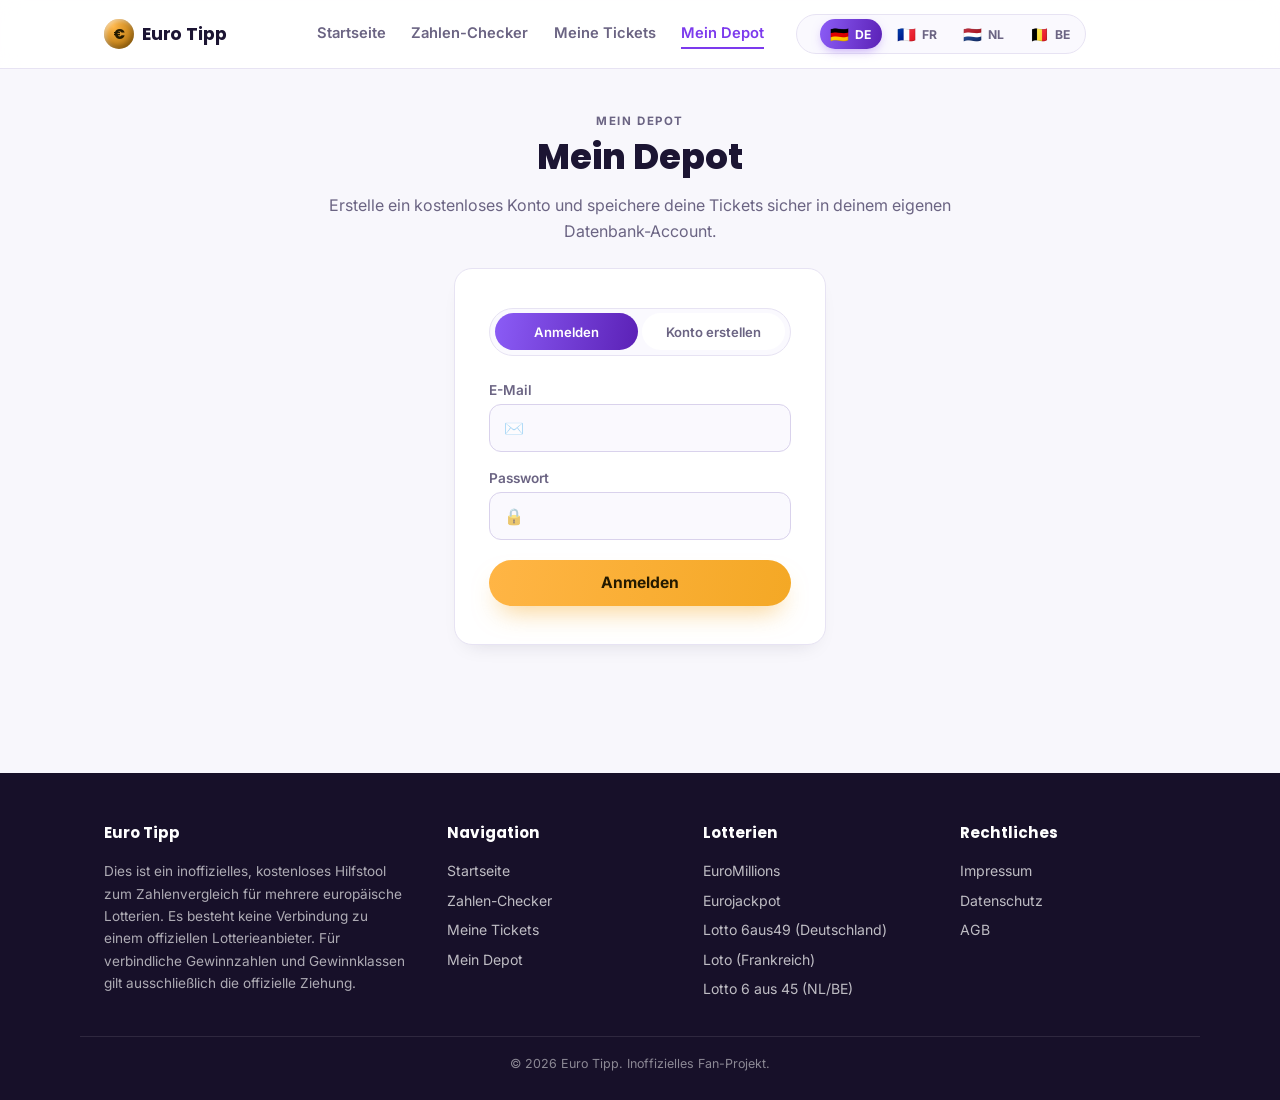
<file: depot.html>
<!DOCTYPE html>
<html lang="de">
<head>
  <meta charset="UTF-8" />
  <meta name="viewport" content="width=device-width, initial-scale=1.0" />
  <title>Euro Tipp – Mein Depot</title>
  <link rel="icon" href="data:image/svg+xml,%3Csvg xmlns='http://www.w3.org/2000/svg' viewBox='0 0 100 100'%3E%3Cdefs%3E%3CradialGradient id='g' cx='35%25' cy='30%25' r='75%25'%3E%3Cstop offset='0%25' stop-color='%23ffe08a'/%3E%3Cstop offset='100%25' stop-color='%23c9781a'/%3E%3C/radialGradient%3E%3C/defs%3E%3Ccircle cx='50' cy='50' r='46' fill='url(%23g)'/%3E%3Ctext x='50' y='68' font-family='Arial, sans-serif' font-weight='800' font-size='54' text-anchor='middle' fill='%23241a00'%3E%E2%82%AC%3C/text%3E%3C/svg%3E" />
  <link rel="preconnect" href="https://fonts.googleapis.com" />
  <link rel="preconnect" href="https://fonts.gstatic.com" crossorigin />
  <link href="https://fonts.googleapis.com/css2?family=Poppins:wght@600;700;800&family=Inter:wght@400;500;600;700&display=swap" rel="stylesheet" />
  <link rel="stylesheet" href="assets/style.css" />
</head>
<body data-page="depot">
  <header class="site-header">
    <div class="header-inner">
      <a class="brand" href="index.html"><span class="brand-mark" aria-hidden="true">€</span><span data-i18n="brand">Lotto Checker</span></a>
      <nav class="site-nav" id="siteNav">
        <a class="nav-link" data-nav="home" href="index.html" data-i18n="nav.home">Startseite</a>
        <a class="nav-link" data-nav="checker" href="checker.html" data-i18n="nav.checker">Zahlen-Checker</a>
        <a class="nav-link" data-nav="tickets" href="tickets.html" data-i18n="nav.tickets">Meine Tickets</a>
        <a class="nav-link" data-nav="depot" href="depot.html" data-i18n="nav.depot">Mein Depot</a>
        <div class="lang-switch">
          <button class="lang-btn" data-lang="de" type="button" title="Deutsch"><span class="flag">🇩🇪</span>DE</button>
          <button class="lang-btn" data-lang="fr" type="button" title="Français"><span class="flag">🇫🇷</span>FR</button>
          <button class="lang-btn" data-lang="nl" type="button" title="Nederlands"><span class="flag">🇳🇱</span>NL</button>
          <button class="lang-btn" data-lang="be" type="button" title="Belgique/België"><span class="flag">🇧🇪</span>BE</button>
        </div>
      </nav>
      <div class="header-actions">
        <button class="nav-toggle" id="navToggle" type="button" aria-expanded="false" aria-label="Menu">☰</button>
      </div>
    </div>
  </header>

  <main>
    <div class="page-head">
      <p class="section-kicker" data-i18n="depot.title">Mein Depot</p>
      <h1 data-i18n="depot.title">Mein Depot</h1>
      <p data-i18n="depot.subtitle">Erstelle ein kostenloses Konto.</p>
    </div>

    <section class="panel" id="authSection">
      <div class="actions">
        <button class="btn-sm" id="tabLogin" type="button" data-i18n="depot.loginTab">Anmelden</button>
        <button class="btn-sm" id="tabRegister" type="button" data-i18n="depot.registerTab">Konto erstellen</button>
      </div>

      <form id="loginForm">
        <div class="ticket-form-row">
          <div class="field">
            <label data-i18n="depot.emailLabel">E-Mail</label>
            <div class="input-icon">
              <span class="icon-glyph" aria-hidden="true">✉️</span>
              <input type="email" id="loginEmail" required />
            </div>
          </div>
          <div class="field">
            <label data-i18n="depot.passwordLabel">Passwort</label>
            <div class="input-icon">
              <span class="icon-glyph" aria-hidden="true">🔒</span>
              <input type="password" id="loginPassword" required minlength="8" />
            </div>
          </div>
        </div>
        <p class="warning" id="loginError" hidden></p>
        <div class="actions">
          <button class="btn btn-primary" type="submit" data-i18n="depot.loginButton">Anmelden</button>
        </div>
      </form>

      <form id="registerForm" hidden>
        <div class="ticket-form-row">
          <div class="field">
            <label data-i18n="depot.firstNameLabel">Vorname</label>
            <input type="text" id="regFirstName" />
          </div>
          <div class="field">
            <label data-i18n="depot.lastNameLabel">Nachname</label>
            <input type="text" id="regLastName" />
          </div>
        </div>
        <div class="ticket-form-row">
          <div class="field">
            <label data-i18n="depot.addressLabel">Straße &amp; Hausnummer</label>
            <input type="text" id="regAddress" />
          </div>
        </div>
        <div class="ticket-form-row">
          <div class="field">
            <label data-i18n="depot.postalCodeLabel">Postleitzahl</label>
            <input type="text" id="regPostalCode" style="min-width:120px;" />
          </div>
          <div class="field">
            <label data-i18n="depot.cityLabel">Ort</label>
            <input type="text" id="regCity" />
          </div>
        </div>
        <div class="ticket-form-row">
          <div class="field">
            <label data-i18n="depot.emailLabel">E-Mail</label>
            <div class="input-icon">
              <span class="icon-glyph" aria-hidden="true">✉️</span>
              <input type="email" id="regEmail" required />
            </div>
          </div>
          <div class="field">
            <label data-i18n="depot.passwordLabel">Passwort</label>
            <div class="input-icon">
              <span class="icon-glyph" aria-hidden="true">🔒</span>
              <input type="password" id="regPassword" required minlength="8" />
            </div>
            <span class="ticket-meta" data-i18n="depot.passwordHint">Mindestens 8 Zeichen.</span>
          </div>
        </div>
        <p class="warning" id="registerError" hidden></p>
        <div class="actions">
          <button class="btn btn-primary" type="submit" data-i18n="depot.registerButton">Konto erstellen</button>
        </div>
      </form>
    </section>

    <section id="accountSection" hidden>
      <section class="panel">
        <div class="ticket-card-head" style="margin:0;">
          <h2 id="welcomeMessage" style="margin:0;"></h2>
          <button class="btn-sm" id="logoutBtn" type="button" data-i18n="depot.logoutButton">Abmelden</button>
        </div>
      </section>

      <section class="panel">
        <h2 data-i18n="tickets.addTicketTitle">Neues Ticket anlegen</h2>
        <p class="hint" data-i18n="tickets.chooseGameLabel">Lotterie</p>
        <div class="game-switch" id="depotDraftGameSwitch"></div>

        <div class="group-label">
          <span data-i18n="mainNumbersLabel">Zahlen</span>
          <span class="count" id="depotDraftMainCount">0 / 5</span>
        </div>
        <div class="grid" id="depotDraftMainGrid"></div>

        <div class="bonus-section">
          <div class="group-label">
            <span id="depotDraftBonusLabel">Sterne</span>
            <span class="count" id="depotDraftBonusCount">0 / 2</span>
          </div>
          <div class="grid grid-bonus" id="depotDraftBonusGrid"></div>
        </div>

        <p class="warning" id="depotDraftWarning" hidden></p>

        <div class="actions" style="margin-top: 1.3rem;">
          <button class="btn btn-primary" id="depotAddTicketBtn" data-i18n="tickets.addTicketButton" type="button">Ticket speichern</button>
        </div>
      </section>

      <section class="panel">
        <h2 data-i18n="tickets.myTicketsTitle">Gespeicherte Tickets</h2>
        <div class="ticket-list" id="depotTicketList"></div>
        <p class="empty-state" id="depotEmptyState" data-i18n="tickets.noTicketsMessage" hidden></p>
      </section>
    </section>
  </main>

  <footer class="site-footer">
    <div class="footer-inner">
      <div class="footer-col">
        <h4 data-i18n="brand">Lotto Checker</h4>
        <p data-i18n="footerDisclaimer"></p>
      </div>
      <div class="footer-col">
        <h4 data-i18n="footerNavTitle">Navigation</h4>
        <ul class="footer-links">
          <li><a href="index.html" data-i18n="nav.home">Startseite</a></li>
          <li><a href="checker.html" data-i18n="nav.checker">Zahlen-Checker</a></li>
          <li><a href="tickets.html" data-i18n="nav.tickets">Meine Tickets</a></li>
          <li><a href="depot.html" data-i18n="nav.depot">Mein Depot</a></li>
        </ul>
      </div>
      <div class="footer-col">
        <h4 data-i18n="footerGamesTitle">Lotterien</h4>
        <ul class="footer-links" id="footerGamesList"></ul>
      </div>
      <div class="footer-col">
        <h4>Rechtliches</h4>
        <ul class="footer-links">
          <li><a href="impressum.html">Impressum</a></li>
          <li><a href="datenschutz.html">Datenschutz</a></li>
          <li><a href="agb.html">AGB</a></li>
        </ul>
      </div>
    </div>
    <div class="footer-bottom" id="footerYear"></div>
  </footer>

  <script src="assets/games.js"></script>
  <script src="assets/i18n.js"></script>
  <script src="assets/depot.js"></script>
</body>
</html>
</file>
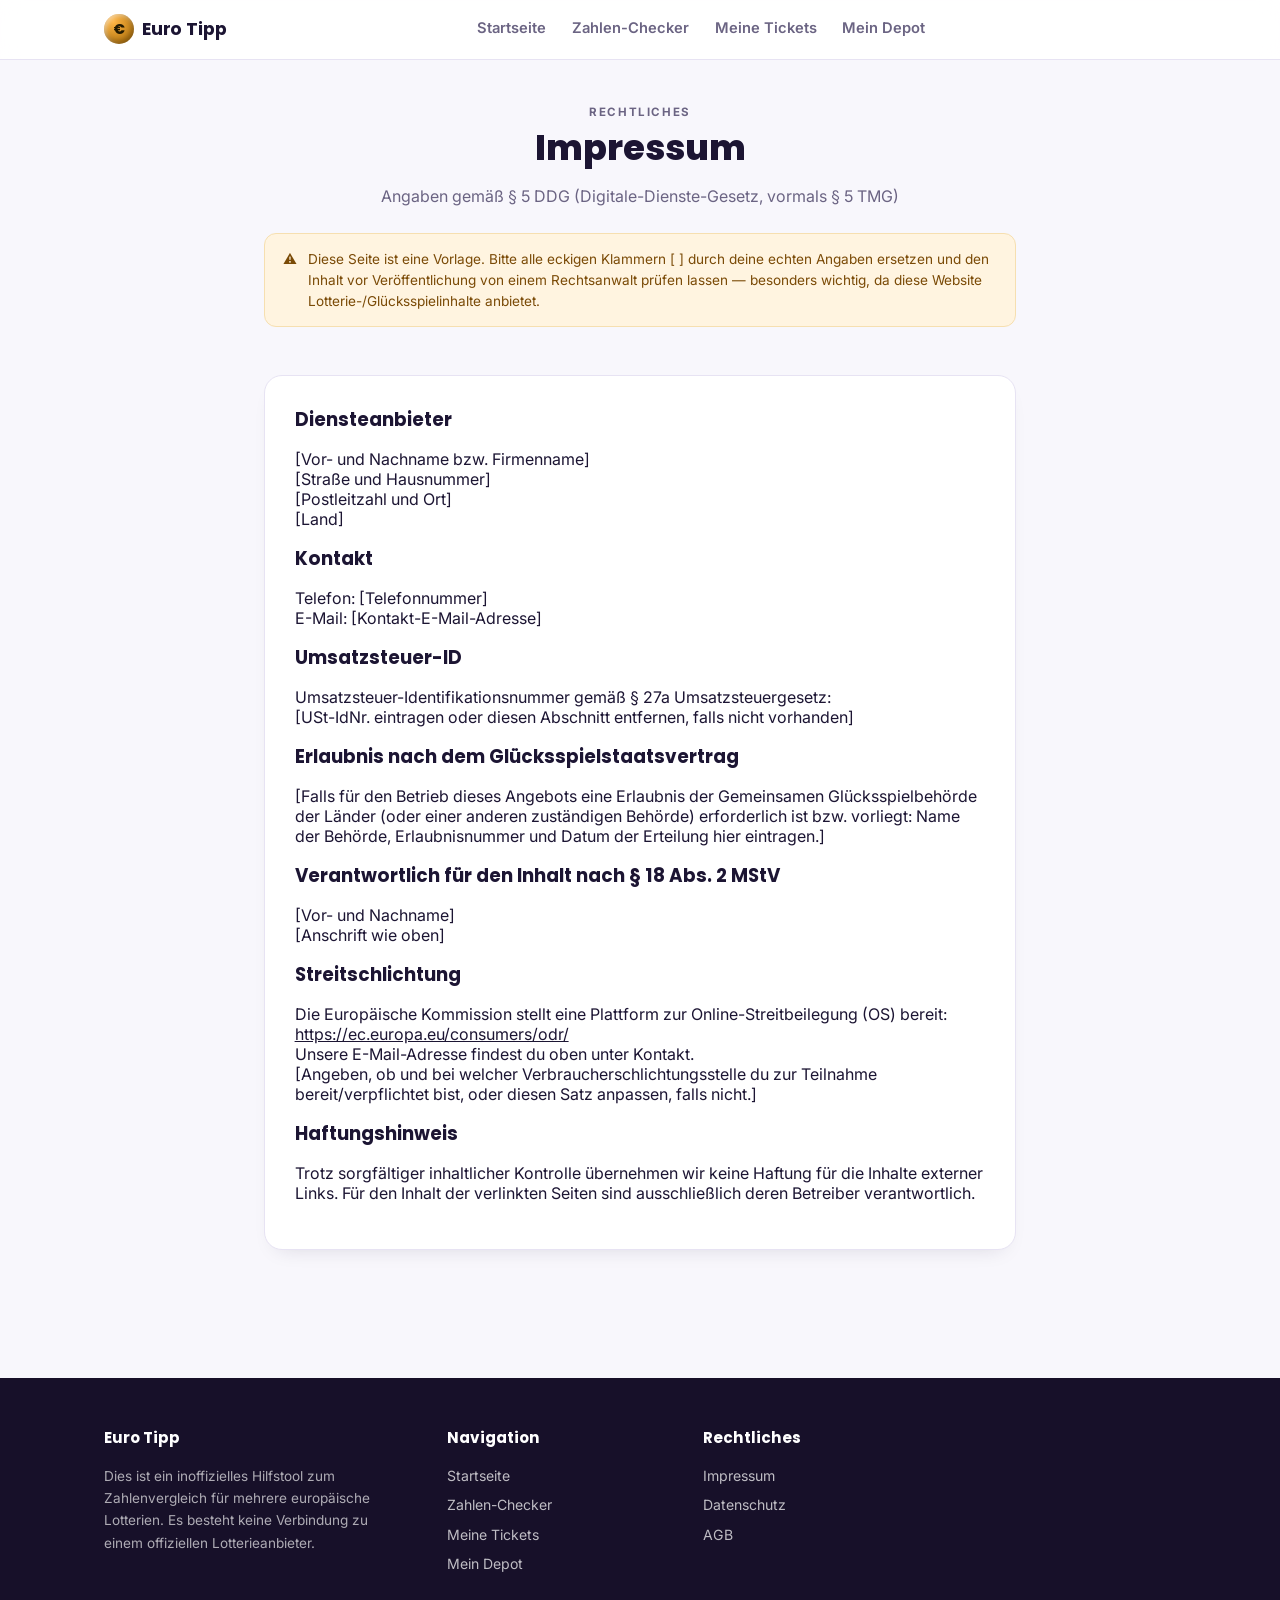
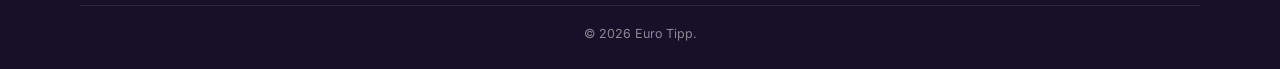
<file: impressum.html>
<!DOCTYPE html>
<html lang="de">
<head>
  <meta charset="UTF-8" />
  <meta name="viewport" content="width=device-width, initial-scale=1.0" />
  <title>Euro Tipp – Impressum</title>
  <link rel="icon" href="data:image/svg+xml,%3Csvg xmlns='http://www.w3.org/2000/svg' viewBox='0 0 100 100'%3E%3Cdefs%3E%3CradialGradient id='g' cx='35%25' cy='30%25' r='75%25'%3E%3Cstop offset='0%25' stop-color='%23ffe08a'/%3E%3Cstop offset='100%25' stop-color='%23c9781a'/%3E%3C/radialGradient%3E%3C/defs%3E%3Ccircle cx='50' cy='50' r='46' fill='url(%23g)'/%3E%3Ctext x='50' y='68' font-family='Arial, sans-serif' font-weight='800' font-size='54' text-anchor='middle' fill='%23241a00'%3E%E2%82%AC%3C/text%3E%3C/svg%3E" />
  <link rel="preconnect" href="https://fonts.googleapis.com" />
  <link rel="preconnect" href="https://fonts.gstatic.com" crossorigin />
  <link href="https://fonts.googleapis.com/css2?family=Poppins:wght@600;700;800&family=Inter:wght@400;500;600;700&display=swap" rel="stylesheet" />
  <link rel="stylesheet" href="assets/style.css" />
</head>
<body data-page="impressum">
  <header class="site-header">
    <div class="header-inner">
      <a class="brand" href="index.html"><span class="brand-mark" aria-hidden="true">€</span><span>Euro Tipp</span></a>
      <nav class="site-nav" id="siteNav">
        <a class="nav-link" href="index.html">Startseite</a>
        <a class="nav-link" href="checker.html">Zahlen-Checker</a>
        <a class="nav-link" href="tickets.html">Meine Tickets</a>
        <a class="nav-link" href="depot.html">Mein Depot</a>
      </nav>
      <div class="header-actions">
        <button class="nav-toggle" id="navToggle" type="button" aria-expanded="false" aria-label="Menu">☰</button>
      </div>
    </div>
  </header>

  <main>
    <div class="page-head">
      <p class="section-kicker">Rechtliches</p>
      <h1>Impressum</h1>
      <p>Angaben gemäß § 5 DDG (Digitale-Dienste-Gesetz, vormals § 5 TMG)</p>
    </div>

    <div class="hint-box" style="background:#fff4e0; border-color:#f6dfb0; color:#7a4a06;">
      <span>⚠️</span>
      <span>Diese Seite ist eine Vorlage. Bitte alle eckigen Klammern [ ] durch deine echten Angaben ersetzen und den Inhalt vor Veröffentlichung von einem Rechtsanwalt prüfen lassen — besonders wichtig, da diese Website Lotterie-/Glücksspielinhalte anbietet.</span>
    </div>

    <section class="panel">
      <h2>Diensteanbieter</h2>
      <p>
        [Vor- und Nachname bzw. Firmenname]<br />
        [Straße und Hausnummer]<br />
        [Postleitzahl und Ort]<br />
        [Land]
      </p>

      <h2>Kontakt</h2>
      <p>
        Telefon: [Telefonnummer]<br />
        E-Mail: [Kontakt-E-Mail-Adresse]
      </p>

      <h2>Umsatzsteuer-ID</h2>
      <p>
        Umsatzsteuer-Identifikationsnummer gemäß § 27a Umsatzsteuergesetz:<br />
        [USt-IdNr. eintragen oder diesen Abschnitt entfernen, falls nicht vorhanden]
      </p>

      <h2>Erlaubnis nach dem Glücksspielstaatsvertrag</h2>
      <p>
        [Falls für den Betrieb dieses Angebots eine Erlaubnis der Gemeinsamen
        Glücksspielbehörde der Länder (oder einer anderen zuständigen Behörde)
        erforderlich ist bzw. vorliegt: Name der Behörde, Erlaubnisnummer und
        Datum der Erteilung hier eintragen.]
      </p>

      <h2>Verantwortlich für den Inhalt nach § 18 Abs. 2 MStV</h2>
      <p>
        [Vor- und Nachname]<br />
        [Anschrift wie oben]
      </p>

      <h2>Streitschlichtung</h2>
      <p>
        Die Europäische Kommission stellt eine Plattform zur Online-Streitbeilegung (OS) bereit:
        <a href="https://ec.europa.eu/consumers/odr/" target="_blank" rel="noopener">https://ec.europa.eu/consumers/odr/</a><br />
        Unsere E-Mail-Adresse findest du oben unter Kontakt.<br />
        [Angeben, ob und bei welcher Verbraucherschlichtungsstelle du zur Teilnahme bereit/verpflichtet bist, oder diesen Satz anpassen, falls nicht.]
      </p>

      <h2>Haftungshinweis</h2>
      <p>
        Trotz sorgfältiger inhaltlicher Kontrolle übernehmen wir keine Haftung
        für die Inhalte externer Links. Für den Inhalt der verlinkten Seiten
        sind ausschließlich deren Betreiber verantwortlich.
      </p>
    </section>
  </main>

  <footer class="site-footer">
    <div class="footer-inner">
      <div class="footer-col">
        <h4>Euro Tipp</h4>
        <p>Dies ist ein inoffizielles Hilfstool zum Zahlenvergleich für mehrere europäische Lotterien. Es besteht keine Verbindung zu einem offiziellen Lotterieanbieter.</p>
      </div>
      <div class="footer-col">
        <h4>Navigation</h4>
        <ul class="footer-links">
          <li><a href="index.html">Startseite</a></li>
          <li><a href="checker.html">Zahlen-Checker</a></li>
          <li><a href="tickets.html">Meine Tickets</a></li>
          <li><a href="depot.html">Mein Depot</a></li>
        </ul>
      </div>
      <div class="footer-col">
        <h4>Rechtliches</h4>
        <ul class="footer-links">
          <li><a href="impressum.html">Impressum</a></li>
          <li><a href="datenschutz.html">Datenschutz</a></li>
          <li><a href="agb.html">AGB</a></li>
        </ul>
      </div>
    </div>
    <div class="footer-bottom" id="footerYear"></div>
  </footer>

  <script src="assets/games.js"></script>
  <script>
    document.getElementById("footerYear").textContent = "© " + new Date().getFullYear() + " Euro Tipp.";
    bindMobileNav();
  </script>
</body>
</html>
</file>
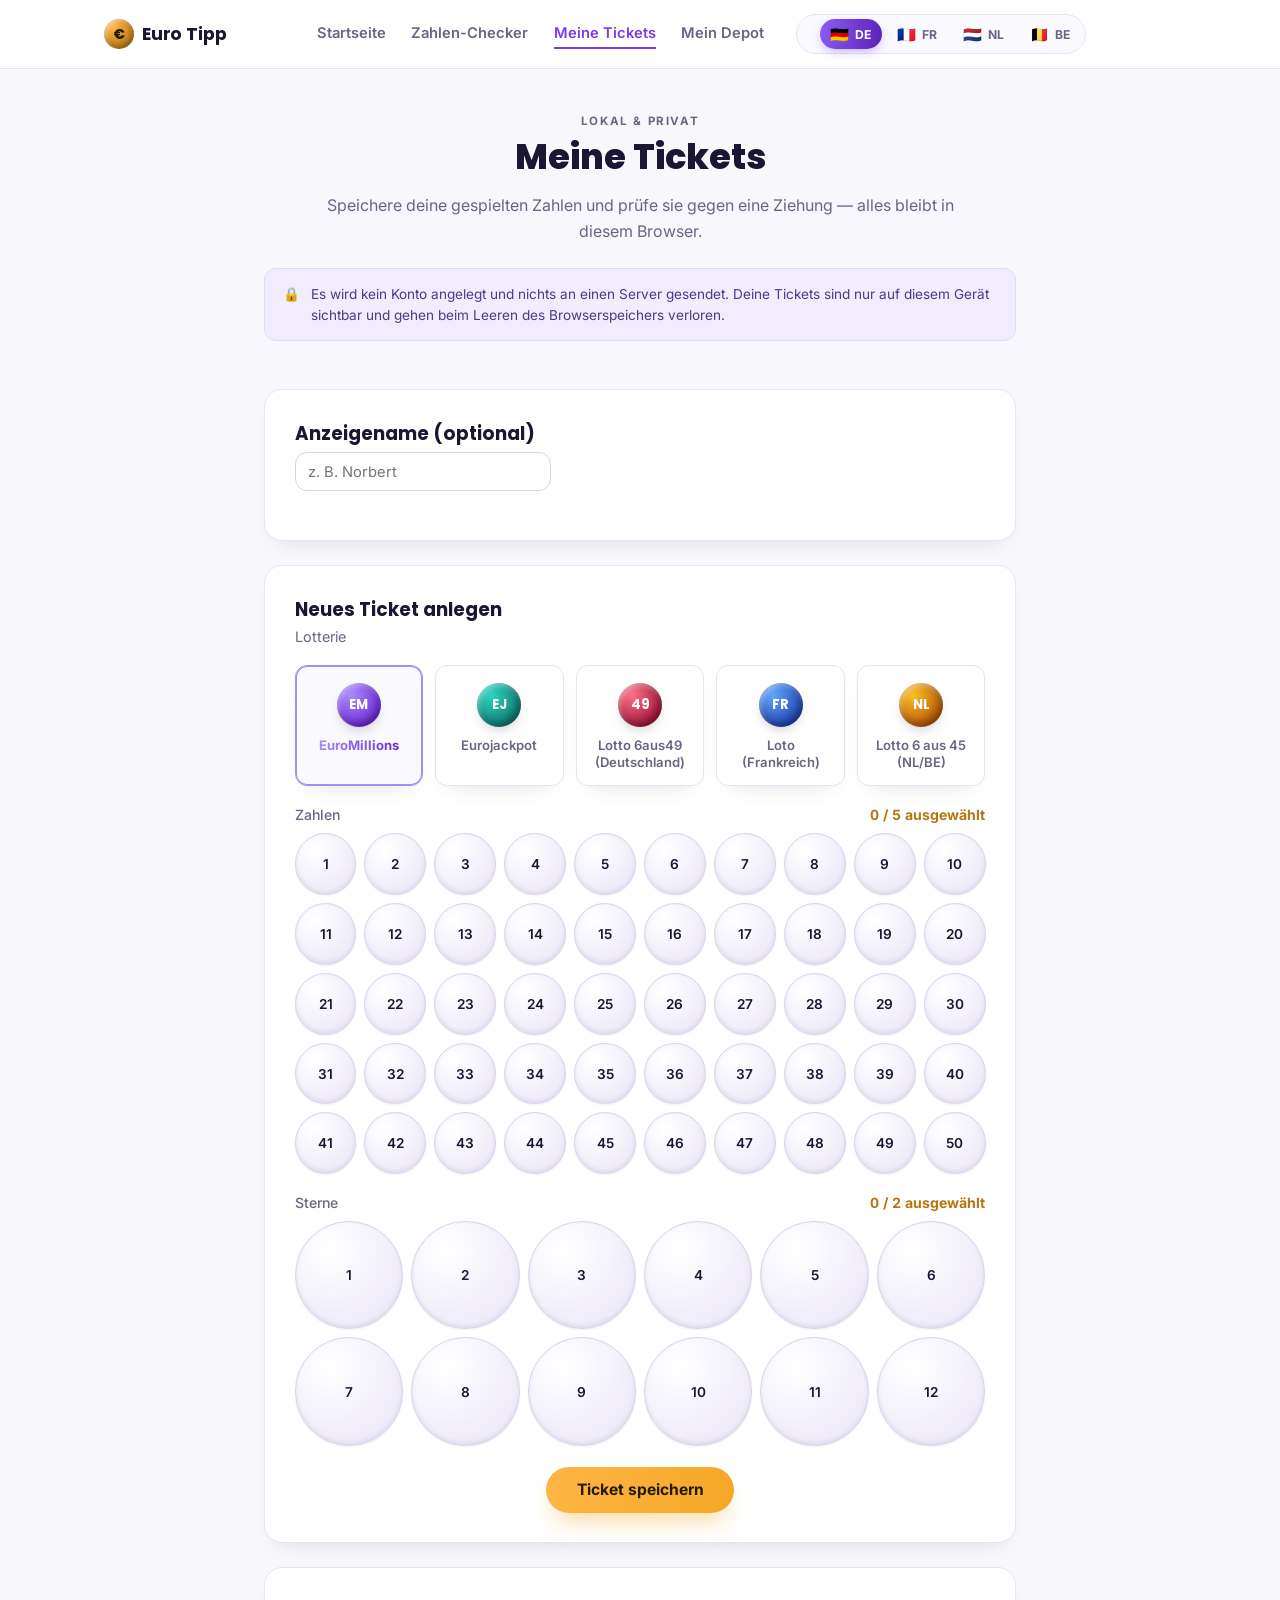
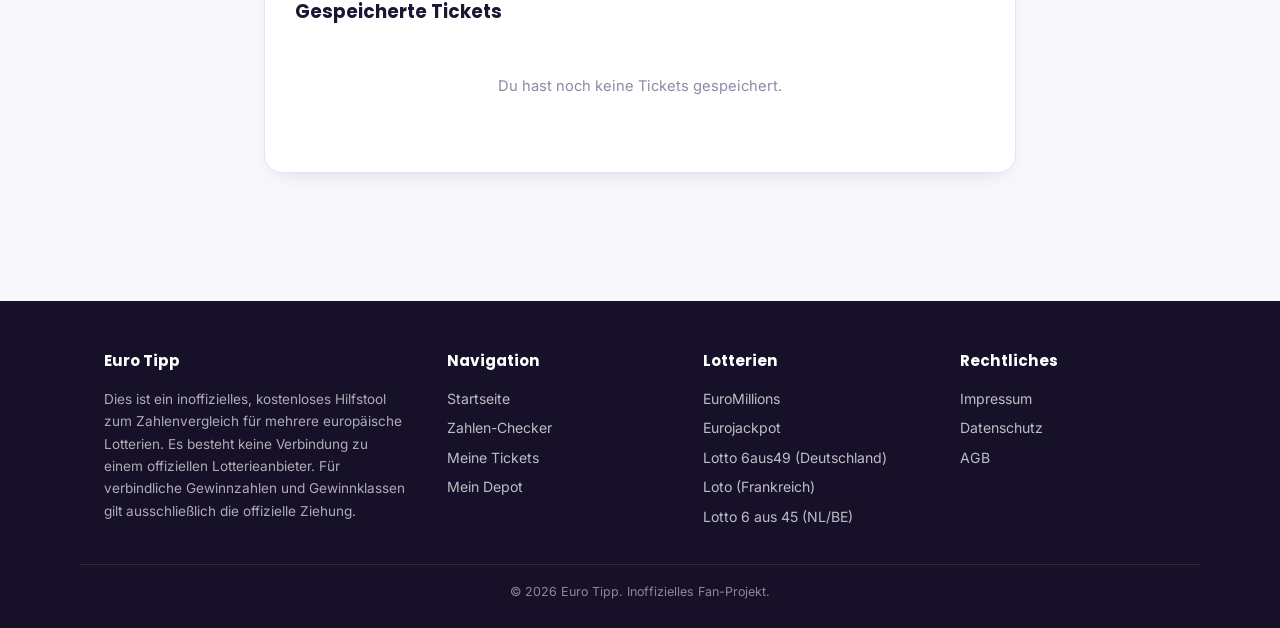
<file: tickets.html>
<!DOCTYPE html>
<html lang="de">
<head>
  <meta charset="UTF-8" />
  <meta name="viewport" content="width=device-width, initial-scale=1.0" />
  <title>Euro Tipp – Meine Tickets</title>
  <link rel="icon" href="data:image/svg+xml,%3Csvg xmlns='http://www.w3.org/2000/svg' viewBox='0 0 100 100'%3E%3Cdefs%3E%3CradialGradient id='g' cx='35%25' cy='30%25' r='75%25'%3E%3Cstop offset='0%25' stop-color='%23ffe08a'/%3E%3Cstop offset='100%25' stop-color='%23c9781a'/%3E%3C/radialGradient%3E%3C/defs%3E%3Ccircle cx='50' cy='50' r='46' fill='url(%23g)'/%3E%3Ctext x='50' y='68' font-family='Arial, sans-serif' font-weight='800' font-size='54' text-anchor='middle' fill='%23241a00'%3E%E2%82%AC%3C/text%3E%3C/svg%3E" />
  <link rel="preconnect" href="https://fonts.googleapis.com" />
  <link rel="preconnect" href="https://fonts.gstatic.com" crossorigin />
  <link href="https://fonts.googleapis.com/css2?family=Poppins:wght@600;700;800&family=Inter:wght@400;500;600;700&display=swap" rel="stylesheet" />
  <link rel="stylesheet" href="assets/style.css" />
</head>
<body data-page="tickets">
  <header class="site-header">
    <div class="header-inner">
      <a class="brand" href="index.html"><span class="brand-mark" aria-hidden="true">€</span><span data-i18n="brand">Lotto Checker</span></a>
      <nav class="site-nav" id="siteNav">
        <a class="nav-link" data-nav="home" href="index.html" data-i18n="nav.home">Startseite</a>
        <a class="nav-link" data-nav="checker" href="checker.html" data-i18n="nav.checker">Zahlen-Checker</a>
        <a class="nav-link" data-nav="tickets" href="tickets.html" data-i18n="nav.tickets">Meine Tickets</a>
        <a class="nav-link" data-nav="depot" href="depot.html" data-i18n="nav.depot">Mein Depot</a>
        <div class="lang-switch">
          <button class="lang-btn" data-lang="de" type="button" title="Deutsch"><span class="flag">🇩🇪</span>DE</button>
          <button class="lang-btn" data-lang="fr" type="button" title="Français"><span class="flag">🇫🇷</span>FR</button>
          <button class="lang-btn" data-lang="nl" type="button" title="Nederlands"><span class="flag">🇳🇱</span>NL</button>
          <button class="lang-btn" data-lang="be" type="button" title="Belgique/België"><span class="flag">🇧🇪</span>BE</button>
        </div>
      </nav>
      <div class="header-actions">
        <button class="nav-toggle" id="navToggle" type="button" aria-expanded="false" aria-label="Menu">☰</button>
      </div>
    </div>
  </header>

  <main>
    <div class="page-head">
      <p class="section-kicker" data-i18n="tickets.kicker">Lokal &amp; privat</p>
      <h1 data-i18n="tickets.title">Meine Tickets</h1>
      <p data-i18n="tickets.subtitle">Speichere deine gespielten Zahlen und prüfe sie gegen eine Ziehung.</p>
    </div>

    <div class="hint-box">
      <span>🔒</span>
      <span data-i18n="tickets.hint">Es wird kein Konto angelegt und nichts an einen Server gesendet.</span>
    </div>

    <section class="panel">
      <h2 data-i18n="tickets.nicknameLabel">Anzeigename (optional)</h2>
      <div class="ticket-form-row">
        <div class="field">
          <input type="text" id="nicknameInput" data-i18n-placeholder="tickets.nicknamePlaceholder" placeholder="z. B. Norbert" maxlength="40" />
        </div>
      </div>
    </section>

    <section class="panel">
      <h2 data-i18n="tickets.addTicketTitle">Neues Ticket anlegen</h2>
      <p class="hint" data-i18n="tickets.chooseGameLabel">Lotterie</p>
      <div class="game-switch" id="draftGameSwitch"></div>

      <div class="group-label">
        <span data-i18n="mainNumbersLabel">Zahlen</span>
        <span class="count" id="draftMainCount">0 / 5</span>
      </div>
      <div class="grid" id="draftMainGrid"></div>

      <div class="bonus-section">
        <div class="group-label">
          <span id="draftBonusLabel">Sterne</span>
          <span class="count" id="draftBonusCount">0 / 2</span>
        </div>
        <div class="grid grid-bonus" id="draftBonusGrid"></div>
      </div>

      <p class="warning" id="draftWarning" hidden></p>

      <div class="actions" style="margin-top: 1.3rem;">
        <button class="btn btn-primary" id="addTicketBtn" data-i18n="tickets.addTicketButton" type="button">Ticket speichern</button>
      </div>
    </section>

    <section class="panel">
      <h2 data-i18n="tickets.myTicketsTitle">Gespeicherte Tickets</h2>
      <div class="ticket-list" id="ticketList"></div>
      <p class="empty-state" id="emptyState" data-i18n="tickets.noTicketsMessage" hidden></p>
    </section>
  </main>

  <footer class="site-footer">
    <div class="footer-inner">
      <div class="footer-col">
        <h4 data-i18n="brand">Lotto Checker</h4>
        <p data-i18n="footerDisclaimer"></p>
      </div>
      <div class="footer-col">
        <h4 data-i18n="footerNavTitle">Navigation</h4>
        <ul class="footer-links">
          <li><a href="index.html" data-i18n="nav.home">Startseite</a></li>
          <li><a href="checker.html" data-i18n="nav.checker">Zahlen-Checker</a></li>
          <li><a href="tickets.html" data-i18n="nav.tickets">Meine Tickets</a></li>
          <li><a href="depot.html" data-i18n="nav.depot">Mein Depot</a></li>
        </ul>
      </div>
      <div class="footer-col">
        <h4 data-i18n="footerGamesTitle">Lotterien</h4>
        <ul class="footer-links" id="footerGamesList"></ul>
      </div>
      <div class="footer-col">
        <h4>Rechtliches</h4>
        <ul class="footer-links">
          <li><a href="impressum.html">Impressum</a></li>
          <li><a href="datenschutz.html">Datenschutz</a></li>
          <li><a href="agb.html">AGB</a></li>
        </ul>
      </div>
    </div>
    <div class="footer-bottom" id="footerYear"></div>
  </footer>

  <script src="assets/games.js"></script>
  <script src="assets/i18n.js"></script>
  <script src="assets/tickets.js"></script>
</body>
</html>
</file>
<file: assets/style.css>
:root {
  --bg: #f8f7fc;
  --surface: #ffffff;
  --surface-tint: #faf9fe;
  --border: #e7e3f3;
  --border-strong: #d9d2ec;
  --text: #1c1533;
  --text-dim: #6b6483;
  --text-faint: #8f89a8;
  --gold-1: #ffb545;
  --gold-2: #f4a825;
  --gold-3: #b5760f;
  --violet-1: #8b5cf6;
  --violet-2: #7c3aed;
  --violet-3: #5b21b6;
  --violet-tint: #f1ecfe;
  --win: #059669;
  --win-tint: #e7f8f1;
  --no-win: #e11d48;
  --no-win-tint: #fdeaee;
  --radius: 18px;
  --radius-sm: 12px;
  --shadow: 0 20px 42px -22px rgba(28, 21, 51, 0.22);
  --shadow-soft: 0 10px 22px -14px rgba(28, 21, 51, 0.18);
  --font-head: "Poppins", "Segoe UI", sans-serif;
  --font-body: "Inter", "Segoe UI", sans-serif;
}

* {
  box-sizing: border-box;
}

body {
  margin: 0;
  font-family: var(--font-body);
  background: var(--bg);
  color: var(--text);
  min-height: 100vh;
}

a {
  color: inherit;
}

img {
  max-width: 100%;
  display: block;
}

/* ================= Site header ================= */
.site-header {
  position: sticky;
  top: 0;
  z-index: 30;
  background: rgba(255, 255, 255, 0.9);
  backdrop-filter: blur(10px);
  border-bottom: 1px solid var(--border);
}

.header-inner {
  max-width: 1120px;
  margin: 0 auto;
  padding: 0.9rem 1.5rem;
  display: flex;
  align-items: center;
  justify-content: space-between;
  gap: 1.5rem;
}

.brand {
  display: flex;
  align-items: center;
  gap: 0.5rem;
  font-family: var(--font-head);
  font-weight: 700;
  font-size: 1.1rem;
  letter-spacing: -0.01em;
  color: var(--text);
  text-decoration: none;
  white-space: nowrap;
}

.brand-mark {
  width: 30px;
  height: 30px;
  border-radius: 50%;
  background: radial-gradient(circle at 32% 26%, var(--gold-1), var(--gold-3) 78%);
  box-shadow: inset -2px -3px 5px rgba(0, 0, 0, 0.25), inset 2px 2px 4px rgba(255, 255, 255, 0.5);
  flex-shrink: 0;
  display: flex;
  align-items: center;
  justify-content: center;
  font-family: var(--font-head);
  font-weight: 800;
  font-size: 0.92rem;
  line-height: 1;
  color: #241a00;
}

.site-nav {
  display: flex;
  align-items: center;
  gap: 1.6rem;
}

.site-nav .lang-switch {
  margin-left: 0.4rem;
  padding-left: 1.4rem;
  border-left: 1px solid var(--border);
}

.nav-link {
  font-size: 0.92rem;
  font-weight: 600;
  color: var(--text-dim);
  text-decoration: none;
  padding: 0.3rem 0;
  border-bottom: 2px solid transparent;
  transition: color 0.15s ease, border-color 0.15s ease;
}

.nav-link:hover {
  color: var(--text);
}

.nav-link.active {
  color: var(--violet-2);
  border-color: var(--violet-2);
}

.header-actions {
  display: flex;
  align-items: center;
  gap: 0.75rem;
}

.nav-toggle {
  display: none;
  background: none;
  border: 1px solid var(--border-strong);
  border-radius: 10px;
  width: 38px;
  height: 38px;
  cursor: pointer;
  color: var(--text);
  font-size: 1.1rem;
}

.lang-switch {
  display: flex;
  gap: 0.3rem;
  padding: 0.25rem;
  background: var(--surface-tint);
  border: 1px solid var(--border);
  border-radius: 999px;
}

.lang-btn {
  display: flex;
  align-items: center;
  gap: 0.35rem;
  background: transparent;
  border: none;
  color: var(--text-dim);
  padding: 0.32rem 0.65rem;
  border-radius: 999px;
  cursor: pointer;
  font-size: 0.76rem;
  font-weight: 700;
  font-family: var(--font-body);
  letter-spacing: 0.02em;
  transition: all 0.15s ease;
}

.lang-btn .flag {
  font-size: 0.95rem;
}

.lang-btn:hover {
  color: var(--text);
}

.lang-btn.active {
  background: linear-gradient(100deg, var(--violet-1), var(--violet-3));
  color: #fff;
  box-shadow: 0 4px 12px -4px rgba(124, 58, 237, 0.55);
}

/* ================= Hero ================= */
.hero {
  position: relative;
  overflow: hidden;
  background:
    radial-gradient(ellipse 640px 420px at 88% -10%, rgba(139, 92, 246, 0.12), transparent 60%),
    radial-gradient(ellipse 520px 360px at 5% 10%, rgba(244, 168, 37, 0.14), transparent 60%);
}

.hero-inner {
  max-width: 1120px;
  margin: 0 auto;
  padding: 3.5rem 1.5rem 4rem;
  display: grid;
  grid-template-columns: 1.05fr 0.95fr;
  gap: 3rem;
  align-items: center;
}

.hero-kicker {
  display: inline-block;
  text-transform: uppercase;
  letter-spacing: 0.12em;
  font-size: 0.72rem;
  font-weight: 700;
  color: var(--violet-2);
  background: var(--violet-tint);
  padding: 0.4rem 0.85rem;
  border-radius: 999px;
  margin-bottom: 1.1rem;
}

.hero h1 {
  font-family: var(--font-head);
  font-size: clamp(2.1rem, 4vw, 3rem);
  font-weight: 800;
  line-height: 1.12;
  letter-spacing: -0.02em;
  margin: 0 0 1.1rem;
  text-wrap: balance;
}

.hero h1 .accent {
  background: linear-gradient(100deg, var(--gold-2), var(--violet-2));
  -webkit-background-clip: text;
  background-clip: text;
  color: transparent;
}

.hero p {
  color: var(--text-dim);
  font-size: 1.08rem;
  line-height: 1.65;
  max-width: 46ch;
  margin: 0 0 2rem;
}

.hero-actions {
  display: flex;
  gap: 0.9rem;
  flex-wrap: wrap;
}

.hero-visual {
  position: relative;
  aspect-ratio: 4 / 3.4;
  border-radius: 24px;
  overflow: hidden;
  box-shadow: var(--shadow);
  border: 1px solid var(--border);
}

.hero-image {
  width: 100%;
  height: 100%;
  object-fit: cover;
}

.hero-placeholder {
  position: relative;
  width: 100%;
  height: 100%;
  background: linear-gradient(155deg, #efe9fd, #fff4e0 65%, #ffffff);
  display: flex;
  align-items: center;
  justify-content: center;
}

.hero-ball {
  position: absolute;
  border-radius: 50%;
  display: flex;
  align-items: center;
  justify-content: center;
  font-family: var(--font-head);
  font-weight: 700;
  color: #fff;
  box-shadow:
    inset -3px -4px 8px rgba(0, 0, 0, 0.25),
    inset 3px 3px 6px rgba(255, 255, 255, 0.45),
    0 14px 26px -10px rgba(28, 21, 51, 0.35);
}

.hb-1 { width: 108px; height: 108px; font-size: 2.1rem; top: 12%; left: 12%; background: radial-gradient(circle at 32% 26%, var(--violet-1), var(--violet-3) 78%); animation: hero-float 6s ease-in-out infinite; }
.hb-2 { width: 76px; height: 76px; font-size: 1.5rem; bottom: 16%; left: 26%; background: radial-gradient(circle at 32% 26%, var(--gold-1), var(--gold-3) 78%); animation: hero-float 7s ease-in-out infinite 0.5s; }
.hb-3 { width: 92px; height: 92px; font-size: 1.7rem; top: 30%; right: 10%; background: radial-gradient(circle at 32% 26%, #34d399, #047857 78%); animation: hero-float 6.5s ease-in-out infinite 1s; }
.hb-4 { width: 64px; height: 64px; font-size: 1.25rem; bottom: 12%; right: 22%; background: radial-gradient(circle at 32% 26%, #fb7185, #9f1239 78%); animation: hero-float 5.5s ease-in-out infinite 0.3s; }
.hb-5 { width: 54px; height: 54px; font-size: 1.1rem; top: 8%; right: 32%; background: radial-gradient(circle at 32% 26%, #60a5fa, #1d4ed8 78%); animation: hero-float 8s ease-in-out infinite 1.4s; }

@keyframes hero-float {
  0%, 100% { transform: translateY(0); }
  50% { transform: translateY(-12px); }
}

@media (prefers-reduced-motion: reduce) {
  .hero-ball { animation: none; }
}

/* ================= Sections & shared bits ================= */
.section {
  max-width: 1120px;
  margin: 0 auto;
  padding: 4rem 1.5rem;
}

.section-head {
  text-align: center;
  max-width: 620px;
  margin: 0 auto 2.5rem;
}

.section-kicker {
  display: inline-block;
  text-transform: uppercase;
  letter-spacing: 0.14em;
  font-size: 0.72rem;
  font-weight: 700;
  color: var(--violet-2);
  margin: 0 0 0.7rem;
}

.section-head h2 {
  font-family: var(--font-head);
  font-size: clamp(1.6rem, 3vw, 2.1rem);
  font-weight: 800;
  margin: 0 0 0.6rem;
  text-wrap: balance;
}

.section-head p {
  color: var(--text-dim);
  line-height: 1.6;
  margin: 0;
}

/* ================= Game / jackpot cards ================= */
.game-grid {
  display: grid;
  grid-template-columns: repeat(auto-fit, minmax(220px, 1fr));
  gap: 1.1rem;
}

.jackpot-card {
  background: var(--surface);
  border: 1px solid var(--border);
  border-radius: var(--radius);
  padding: 1.6rem;
  box-shadow: var(--shadow-soft);
  display: flex;
  flex-direction: column;
  gap: 0.9rem;
  min-width: 0;
  text-decoration: none;
  color: inherit;
  transition: transform 0.15s ease, box-shadow 0.15s ease, border-color 0.15s ease;
}

.jackpot-card:hover {
  transform: translateY(-3px);
  box-shadow: var(--shadow);
  border-color: var(--card-color, var(--violet-1));
}

.jackpot-card-top {
  display: flex;
  align-items: center;
  gap: 0.7rem;
  min-width: 0;
}

.jackpot-card-top > div {
  min-width: 0;
}

.jackpot-badge {
  width: 46px;
  height: 46px;
  border-radius: 50%;
  display: flex;
  align-items: center;
  justify-content: center;
  font-family: var(--font-head);
  font-weight: 700;
  font-size: 0.85rem;
  color: #fff;
  background: radial-gradient(circle at 32% 26%, var(--card-from), var(--card-to) 78%);
  box-shadow:
    inset -3px -4px 6px rgba(0, 0, 0, 0.3),
    inset 2px 2px 4px rgba(255, 255, 255, 0.4),
    0 8px 16px -8px rgba(28, 21, 51, 0.35);
  flex-shrink: 0;
}

.jackpot-card h3 {
  font-family: var(--font-head);
  font-size: 1.02rem;
  font-weight: 700;
  margin: 0;
  line-height: 1.25;
  overflow-wrap: break-word;
}

.jackpot-format {
  font-size: 0.8rem;
  color: var(--text-faint);
  font-variant-numeric: tabular-nums;
}

.jackpot-amount-row {
  margin-top: auto;
  padding-top: 0.7rem;
  border-top: 1px dashed var(--border-strong);
}

.jackpot-amount-label {
  font-size: 0.72rem;
  text-transform: uppercase;
  letter-spacing: 0.08em;
  color: var(--text-faint);
  margin: 0 0 0.15rem;
}

.jackpot-amount {
  font-family: var(--font-head);
  font-size: 1.4rem;
  font-weight: 800;
  font-variant-numeric: tabular-nums;
  background: linear-gradient(100deg, var(--gold-3), var(--gold-2));
  -webkit-background-clip: text;
  background-clip: text;
  color: transparent;
}

.jackpot-cta {
  font-size: 0.85rem;
  font-weight: 700;
  color: var(--violet-2);
}

.jackpot-note {
  text-align: center;
  font-size: 0.78rem;
  color: var(--text-faint);
  margin: 1.5rem auto 0;
  max-width: 560px;
}

/* ================= Steps ================= */
.steps-grid {
  display: grid;
  grid-template-columns: repeat(auto-fit, minmax(220px, 1fr));
  gap: 1.6rem;
}

.step-card {
  text-align: center;
  padding: 0 0.5rem;
}

.step-number {
  width: 50px;
  height: 50px;
  margin: 0 auto 1rem;
  border-radius: 50%;
  display: flex;
  align-items: center;
  justify-content: center;
  font-family: var(--font-head);
  font-weight: 800;
  font-size: 1.15rem;
  color: #fff;
  background: linear-gradient(140deg, var(--violet-1), var(--violet-3));
  box-shadow: 0 12px 22px -10px rgba(124, 58, 237, 0.55);
}

.step-card h3 {
  font-family: var(--font-head);
  font-size: 1.05rem;
  margin: 0 0 0.5rem;
}

.step-card p {
  color: var(--text-dim);
  font-size: 0.92rem;
  line-height: 1.55;
  margin: 0;
}

/* ================= Tickets teaser (home) ================= */
.tickets-teaser {
  background: linear-gradient(135deg, #1c1533, #3a2a6b);
  border-radius: 24px;
  padding: 3rem 2.5rem;
  display: flex;
  align-items: center;
  justify-content: space-between;
  gap: 2rem;
  flex-wrap: wrap;
  color: #fff;
  box-shadow: var(--shadow);
}

.tickets-teaser-text {
  max-width: 44ch;
}

.tickets-teaser .section-kicker {
  color: var(--gold-1);
}

.tickets-teaser h2 {
  font-family: var(--font-head);
  font-size: 1.7rem;
  font-weight: 800;
  margin: 0 0 0.7rem;
}

.tickets-teaser p {
  color: rgba(255, 255, 255, 0.78);
  line-height: 1.6;
  margin: 0;
}

/* ================= Buttons ================= */
.btn {
  border: none;
  border-radius: 999px;
  padding: 0.85rem 1.9rem;
  font-size: 0.98rem;
  font-weight: 700;
  font-family: var(--font-body);
  cursor: pointer;
  text-decoration: none;
  display: inline-flex;
  align-items: center;
  gap: 0.5rem;
  transition: transform 0.12s ease, box-shadow 0.15s ease, opacity 0.15s ease;
}

.btn:hover {
  transform: translateY(-2px);
}

.btn-primary {
  background: linear-gradient(100deg, var(--gold-1), var(--gold-2));
  color: #241a00;
  box-shadow: 0 14px 26px -10px rgba(244, 168, 37, 0.55);
}

.btn-secondary {
  background: var(--surface);
  color: var(--text);
  border: 1px solid var(--border-strong);
}

.btn-secondary:hover {
  border-color: var(--violet-1);
  color: var(--violet-2);
}

.btn-light {
  background: #fff;
  color: #1c1533;
}

.btn-ghost-light {
  background: transparent;
  color: #fff;
  border: 1px solid rgba(255, 255, 255, 0.4);
}

.btn-ghost-light:hover {
  border-color: #fff;
}

/* ================= Panels (checker & tickets pages) ================= */
main {
  max-width: 800px;
  margin: 0 auto;
  padding: 2.5rem 1.5rem 4rem;
  display: flex;
  flex-direction: column;
  gap: 1.5rem;
}

.page-head {
  text-align: center;
  max-width: 640px;
  margin: 0 auto;
}

.page-head h1 {
  font-family: var(--font-head);
  font-size: clamp(1.7rem, 3.4vw, 2.2rem);
  font-weight: 800;
  margin: 0 0 0.6rem;
}

.page-head p {
  color: var(--text-dim);
  line-height: 1.6;
  margin: 0;
}

.panel {
  background: var(--surface);
  border: 1px solid var(--border);
  border-radius: var(--radius);
  padding: 1.85rem;
  box-shadow: var(--shadow-soft);
}

.panel h2 {
  font-family: var(--font-head);
  margin: 0 0 0.35rem;
  font-size: 1.15rem;
  font-weight: 700;
}

.panel .hint {
  color: var(--text-dim);
  font-size: 0.9rem;
  margin: 0 0 1.2rem;
}

.game-select-panel {
  text-align: center;
}

.game-switch {
  display: grid;
  grid-template-columns: repeat(auto-fit, minmax(128px, 1fr));
  gap: 0.75rem;
}

.game-card {
  display: flex;
  flex-direction: column;
  align-items: center;
  gap: 0.6rem;
  min-width: 0;
  background: var(--surface);
  border: 1px solid var(--border);
  color: var(--text-dim);
  padding: 1.1rem 0.75rem 0.9rem;
  border-radius: var(--radius-sm);
  cursor: pointer;
  font-family: var(--font-body);
  transition: transform 0.15s ease, border-color 0.15s ease, box-shadow 0.15s ease, color 0.15s ease;
  box-shadow: var(--shadow-soft);
}

.game-badge {
  width: 44px;
  height: 44px;
  border-radius: 50%;
  display: flex;
  align-items: center;
  justify-content: center;
  font-family: var(--font-head);
  font-weight: 700;
  font-size: 0.82rem;
  color: #fff;
  background: radial-gradient(circle at 32% 28%, var(--game-from), var(--game-to) 78%);
  box-shadow:
    inset -3px -4px 7px rgba(0, 0, 0, 0.3),
    inset 2px 3px 5px rgba(255, 255, 255, 0.4),
    0 6px 14px -6px rgba(28, 21, 51, 0.3);
  transition: transform 0.15s ease;
}

.game-name {
  font-size: 0.82rem;
  font-weight: 600;
  line-height: 1.3;
  color: inherit;
  overflow-wrap: break-word;
  max-width: 100%;
}

.game-card:hover {
  transform: translateY(-2px);
  border-color: var(--game-from);
  color: var(--text);
}

.game-card:hover .game-badge {
  transform: scale(1.06);
}

.game-card.active {
  border-color: var(--game-from);
  color: var(--text);
  background: var(--surface-tint);
  box-shadow: 0 0 0 1px var(--game-from) inset, var(--shadow-soft);
}

.game-card.active .game-name {
  background: linear-gradient(100deg, var(--game-from), var(--game-to));
  -webkit-background-clip: text;
  background-clip: text;
  color: transparent;
  font-weight: 700;
}

/* ---------- Number grids (glossy lottery balls) ---------- */
.group-label {
  display: flex;
  justify-content: space-between;
  align-items: baseline;
  margin: 1.2rem 0 0.65rem;
  font-size: 0.88rem;
  color: var(--text-dim);
  font-weight: 500;
}

.group-label .count {
  font-weight: 700;
  color: var(--gold-3);
  font-variant-numeric: tabular-nums;
}

.grid {
  display: grid;
  grid-template-columns: repeat(10, 1fr);
  gap: 0.5rem;
}

.grid-bonus {
  grid-template-columns: repeat(6, 1fr);
}

.num-btn {
  aspect-ratio: 1;
  border-radius: 50%;
  border: 1px solid var(--border-strong);
  background: radial-gradient(circle at 32% 26%, #ffffff, #eeeaf9 78%);
  color: var(--text);
  font-size: 0.85rem;
  font-family: var(--font-body);
  font-weight: 600;
  cursor: pointer;
  box-shadow: inset 0 -2px 4px rgba(28, 21, 51, 0.08), 0 1px 2px rgba(28, 21, 51, 0.06);
  transition: transform 0.1s ease, background 0.15s ease, border-color 0.15s ease, box-shadow 0.15s ease;
}

.num-btn:hover {
  border-color: var(--violet-1);
  transform: scale(1.08) translateY(-1px);
}

.num-btn:focus-visible {
  outline: 2px solid var(--violet-2);
  outline-offset: 2px;
}

.num-btn.selected {
  background: radial-gradient(circle at 32% 26%, var(--violet-1), var(--violet-3) 78%);
  border-color: var(--violet-2);
  color: #fff;
  font-weight: 700;
  box-shadow:
    inset -3px -4px 7px rgba(0, 0, 0, 0.3),
    inset 2px 3px 5px rgba(255, 255, 255, 0.35),
    0 8px 16px -8px rgba(124, 58, 237, 0.55);
}

.grid-bonus .num-btn.selected {
  background: radial-gradient(circle at 32% 26%, var(--gold-1), var(--gold-3) 78%);
  border-color: var(--gold-2);
  color: #241a00;
  box-shadow:
    inset -3px -4px 7px rgba(0, 0, 0, 0.2),
    inset 2px 3px 5px rgba(255, 255, 255, 0.55),
    0 8px 16px -8px rgba(244, 168, 37, 0.5);
}

.num-btn.match {
  outline: 3px solid var(--win);
  outline-offset: 2px;
}

.num-btn.static {
  cursor: default;
  width: 34px;
  height: 34px;
  font-size: 0.72rem;
}

/* ---------- Example row ---------- */
.example-row {
  display: flex;
  align-items: center;
  gap: 0.6rem;
  margin-top: 1.35rem;
  flex-wrap: wrap;
}

.example-row label {
  font-size: 0.88rem;
  color: var(--text-dim);
}

.example-row select,
select {
  background: var(--surface);
  color: var(--text);
  border: 1px solid var(--border-strong);
  border-radius: var(--radius-sm);
  padding: 0.45rem 0.7rem;
  font-family: var(--font-body);
}

/* ================= Actions ================= */
.actions {
  display: flex;
  gap: 0.8rem;
  justify-content: center;
  flex-wrap: wrap;
}

/* ================= Result & warning ================= */
.warning {
  text-align: center;
  color: var(--no-win);
  font-weight: 600;
  margin: 0;
}

.result-panel {
  text-align: center;
  border-width: 2px;
}

.result-panel.win {
  border-color: var(--win);
  background: var(--win-tint);
}

.result-panel.no-win {
  border-color: var(--no-win);
  background: var(--no-win-tint);
}

#resultSummary {
  font-size: 1.1rem;
  margin: 0.5rem 0;
  color: var(--text-dim);
}

#resultTier {
  font-weight: 700;
  color: var(--gold-3);
  margin: 0.5rem 0;
}

#resultMessage {
  font-size: 1.25rem;
  font-weight: 700;
  font-family: var(--font-head);
  margin: 0.6rem 0 0;
}

/* ================= Tickets page ================= */
.ticket-form-row {
  display: flex;
  gap: 1rem;
  flex-wrap: wrap;
  align-items: flex-end;
  margin-bottom: 1.2rem;
}

.field {
  display: flex;
  flex-direction: column;
  gap: 0.4rem;
}

.field label {
  font-size: 0.82rem;
  font-weight: 600;
  color: var(--text-dim);
}

.field input[type="text"],
.field input[type="email"],
.field input[type="password"],
.field input[type="date"],
.field input[type="number"] {
  border: 1px solid var(--border-strong);
  border-radius: var(--radius-sm);
  padding: 0.6rem 0.8rem;
  font-family: var(--font-body);
  font-size: 0.92rem;
  min-width: 220px;
}

/* ================= Auth (Depot login/register) ================= */
#authSection {
  max-width: 440px;
  margin: 0 auto;
  padding: 2.4rem 2.1rem;
}

#authSection > .actions {
  background: var(--surface-tint);
  border: 1px solid var(--border);
  border-radius: 999px;
  padding: 0.3rem;
  gap: 0.3rem;
  margin-bottom: 1.6rem !important;
}

#authSection > .actions .btn-sm {
  flex: 1;
  border: none;
  border-radius: 999px;
  padding: 0.65rem 1rem;
}

#authSection .ticket-form-row {
  flex-direction: column;
  align-items: stretch;
  gap: 1.1rem;
}

#authSection .field {
  width: 100%;
}

#authSection .field label {
  font-size: 0.85rem;
}

#authSection .input-icon {
  position: relative;
  display: flex;
  align-items: center;
}

#authSection .input-icon .icon-glyph {
  position: absolute;
  left: 0.95rem;
  font-size: 1rem;
  opacity: 0.6;
  pointer-events: none;
}

#authSection .input-icon input {
  width: 100%;
  min-width: 0;
  padding: 0.85rem 1rem 0.85rem 2.7rem;
  border-radius: 12px;
  border: 1.5px solid var(--border-strong);
  font-size: 0.96rem;
  background: var(--surface-tint);
  transition: border-color 0.15s ease, box-shadow 0.15s ease, background 0.15s ease;
}

#authSection .input-icon input:focus {
  outline: none;
  border-color: var(--gold-2);
  background: var(--surface);
  box-shadow: 0 0 0 4px rgba(244, 168, 37, 0.16);
}

#authSection form > .actions {
  justify-content: stretch;
}

#authSection form > .actions .btn-primary {
  width: 100%;
  justify-content: center;
}

.ticket-list {
  display: flex;
  flex-direction: column;
  gap: 1rem;
}

.ticket-card {
  border: 1px solid var(--border);
  border-radius: var(--radius-sm);
  padding: 1.1rem 1.3rem;
  background: var(--surface-tint);
}

.ticket-card-head {
  display: flex;
  align-items: center;
  justify-content: space-between;
  gap: 0.8rem;
  flex-wrap: wrap;
  margin-bottom: 0.7rem;
}

.ticket-card-title {
  display: flex;
  align-items: center;
  gap: 0.6rem;
  font-weight: 700;
  font-size: 0.95rem;
}

.ticket-meta {
  font-size: 0.78rem;
  color: var(--text-faint);
}

.ticket-numbers {
  display: flex;
  flex-wrap: wrap;
  gap: 0.4rem;
  margin-bottom: 0.4rem;
}

.ticket-card-actions {
  display: flex;
  gap: 0.6rem;
  margin-top: 0.8rem;
  flex-wrap: wrap;
}

.btn-sm {
  padding: 0.5rem 1rem;
  font-size: 0.82rem;
  border-radius: 999px;
  border: 1px solid var(--border-strong);
  background: var(--surface);
  color: var(--text-dim);
  cursor: pointer;
  font-family: var(--font-body);
  font-weight: 600;
  transition: all 0.15s ease;
}

.btn-sm:hover {
  color: var(--text);
  border-color: var(--violet-1);
}

.btn-sm.danger:hover {
  color: var(--no-win);
  border-color: var(--no-win);
}

.btn-sm.active {
  background: linear-gradient(100deg, var(--violet-1), var(--violet-3));
  color: #fff;
  border-color: var(--violet-2);
}

/* ================= Admin ================= */
.stat-row {
  display: grid;
  grid-template-columns: repeat(auto-fit, minmax(160px, 1fr));
  gap: 1rem;
  margin-bottom: 1.5rem;
}

.stat-card {
  background: var(--surface);
  border: 1px solid var(--border);
  border-radius: var(--radius-sm);
  padding: 1.2rem 1.4rem;
  box-shadow: var(--shadow-soft);
}

.stat-value {
  font-family: var(--font-head);
  font-size: 1.8rem;
  font-weight: 800;
  color: var(--violet-2);
}

.stat-label {
  font-size: 0.8rem;
  color: var(--text-dim);
  margin-top: 0.2rem;
}

.table-wrap {
  overflow-x: auto;
}

.admin-table {
  width: 100%;
  border-collapse: collapse;
  font-size: 0.86rem;
}

.admin-table th,
.admin-table td {
  text-align: left;
  padding: 0.65rem 0.8rem;
  border-bottom: 1px solid var(--border);
  white-space: nowrap;
}

.admin-table th {
  color: var(--text-faint);
  font-weight: 600;
  text-transform: uppercase;
  font-size: 0.72rem;
  letter-spacing: 0.05em;
}

.admin-table tr:last-child td {
  border-bottom: none;
}

.status-pill {
  display: inline-flex;
  align-items: center;
  padding: 0.25rem 0.7rem;
  border-radius: 999px;
  font-size: 0.76rem;
  font-weight: 700;
}

.status-pill.win {
  background: var(--win-tint);
  color: var(--win);
}

.status-pill.loss {
  background: var(--no-win-tint);
  color: var(--no-win);
}

.status-pill.pending {
  background: var(--surface-tint);
  color: var(--text-faint);
  border: 1px solid var(--border-strong);
}

.admin-gate {
  text-align: center;
  padding: 3rem 1.5rem;
}

.check-panel {
  margin-top: 1rem;
  padding-top: 1rem;
  border-top: 1px dashed var(--border-strong);
}

.check-panel[hidden] {
  display: none;
}

.empty-state {
  text-align: center;
  color: var(--text-faint);
  padding: 2rem 1rem;
  font-size: 0.92rem;
}

.hint-box {
  display: flex;
  gap: 0.7rem;
  background: var(--violet-tint);
  border: 1px solid #e3d9fc;
  border-radius: var(--radius-sm);
  padding: 0.9rem 1.1rem;
  font-size: 0.85rem;
  color: #4c3a86;
  line-height: 1.55;
  margin-bottom: 1.5rem;
}

/* ================= Footer ================= */
.site-footer {
  background: #171029;
  color: rgba(255, 255, 255, 0.75);
  margin-top: 4rem;
}

.footer-inner {
  max-width: 1120px;
  margin: 0 auto;
  padding: 3rem 1.5rem 2rem;
  display: grid;
  grid-template-columns: 1.4fr 1fr 1fr 1fr;
  gap: 2.5rem;
}

.footer-col h4 {
  color: #fff;
  font-family: var(--font-head);
  font-size: 0.95rem;
  margin: 0 0 1rem;
}

.footer-col p {
  font-size: 0.85rem;
  line-height: 1.65;
  margin: 0 0 0.6rem;
  color: rgba(255, 255, 255, 0.65);
}

.footer-links {
  list-style: none;
  padding: 0;
  margin: 0;
  display: flex;
  flex-direction: column;
  gap: 0.6rem;
}

.footer-links a {
  color: rgba(255, 255, 255, 0.72);
  text-decoration: none;
  font-size: 0.88rem;
}

.footer-links a:hover {
  color: #fff;
}

.footer-bottom {
  max-width: 1120px;
  margin: 0 auto;
  padding: 1.2rem 1.5rem 1.8rem;
  border-top: 1px solid rgba(255, 255, 255, 0.1);
  font-size: 0.78rem;
  color: rgba(255, 255, 255, 0.5);
  text-align: center;
}

/* ================= Responsive ================= */
@media (max-width: 860px) {
  .hero-inner {
    grid-template-columns: 1fr;
  }
  .hero-visual {
    order: -1;
    max-height: 320px;
  }
  .footer-inner {
    grid-template-columns: 1fr 1fr;
  }
}

@media (max-width: 900px) {
  .site-nav {
    position: absolute;
    top: 100%;
    left: 0;
    right: 0;
    background: #fff;
    border-bottom: 1px solid var(--border);
    flex-direction: column;
    align-items: flex-start;
    padding: 1rem 1.5rem;
    gap: 0.9rem;
    display: none;
  }
  .site-nav.open {
    display: flex;
  }
  .site-nav .lang-switch {
    margin-left: 0;
    padding-left: 0;
    border-left: none;
    padding-top: 0.9rem;
    border-top: 1px solid var(--border);
    width: 100%;
  }
  .nav-toggle {
    display: inline-flex;
    align-items: center;
    justify-content: center;
  }
}

@media (max-width: 480px) {
  .grid {
    grid-template-columns: repeat(6, 1fr);
  }
  .panel {
    padding: 1.25rem;
  }
  .game-switch {
    grid-template-columns: repeat(3, 1fr);
  }
  .footer-inner {
    grid-template-columns: 1fr;
  }
  .tickets-teaser {
    padding: 2rem 1.5rem;
  }
}
</file>
